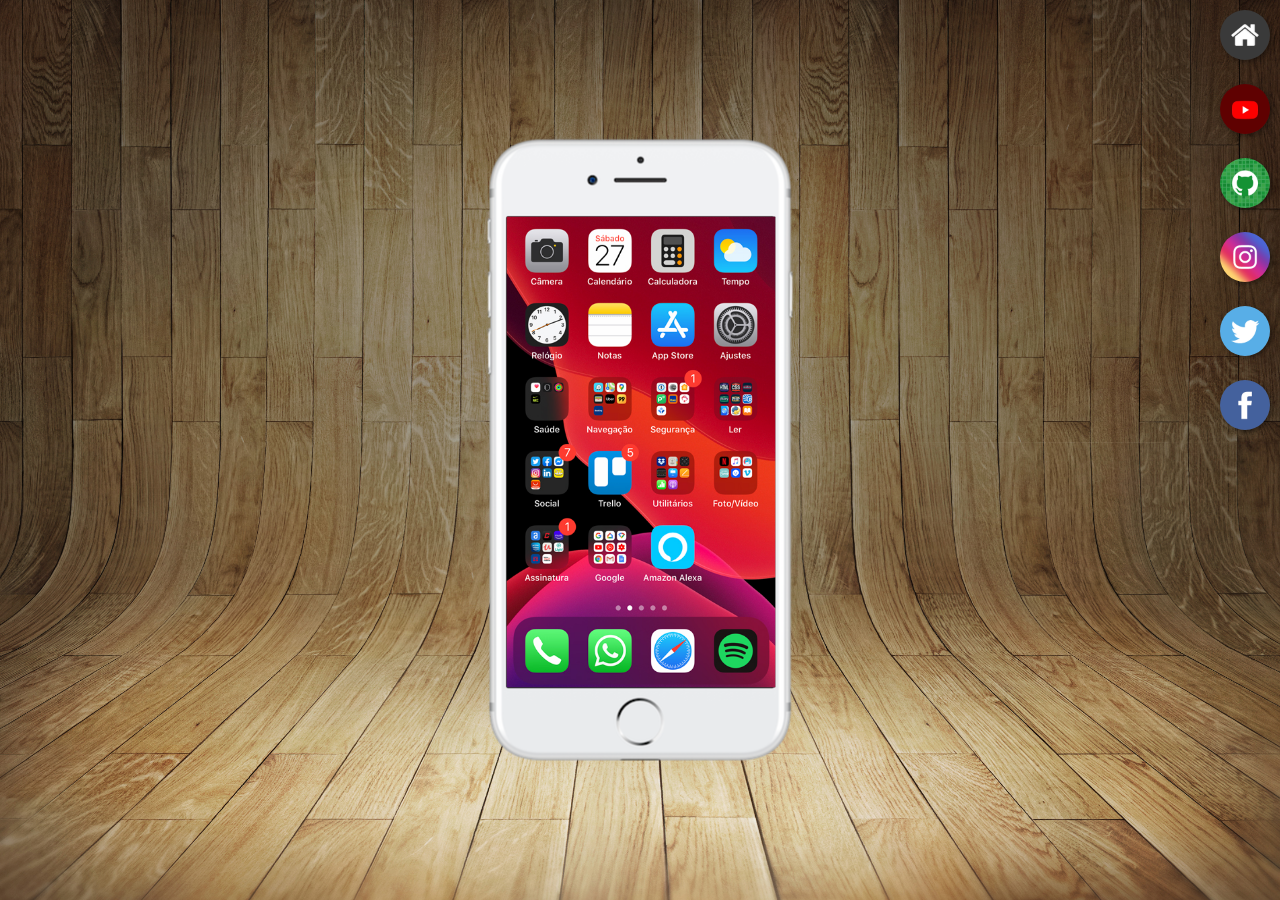
<file: index.html>
<!DOCTYPE html>
<html lang="pt-br">
<head>
    <meta charset="UTF-8">
    <meta http-equiv="X-UA-Compatible" content="IE=edge">
    <meta name="viewport" content="width=device-width, initial-scale=1.0">
    <link rel="shortcut icon" href="favicon.ico" type="image/x-icon">
    <link rel="stylesheet" href="estilos/style.css">
    <title>Projeto redes Sociais</title>

</head>
<body>
    <main>
        <section id="telefone">
            <iframe src="home.html" name="tela" id="tela" frameborder="0">
                Seu navegador nao é compatível
            </iframe>
        </section>
        <section id="redes">
            <a href="home.html" target="tela"><img src="imagens/logo-home.jpg" alt="Home"></a><br>
            <a href="youtube.html" target="tela"><img src="imagens/logo-youtube.jpg" alt="YouTube"></a><br>
            <a href="github.html" target="tela"><img src="imagens/logo-github.jpg" alt="GitHub"></a><br>
            <a href="instagram.html" target="tela"><img src="imagens/logo-instagram.jpg" alt="Instagram"></a><br>
            <a href="twitter.html" target="tela"><img src="imagens/logo-twitter.jpg" alt="Twitter"></a><br>
            <a href="facebook.html" target="tela"><img src="imagens/logo-facebook.jpg" alt="FaceBook"></a> 
        </section>
    </main>
</body>
</html>
</file>
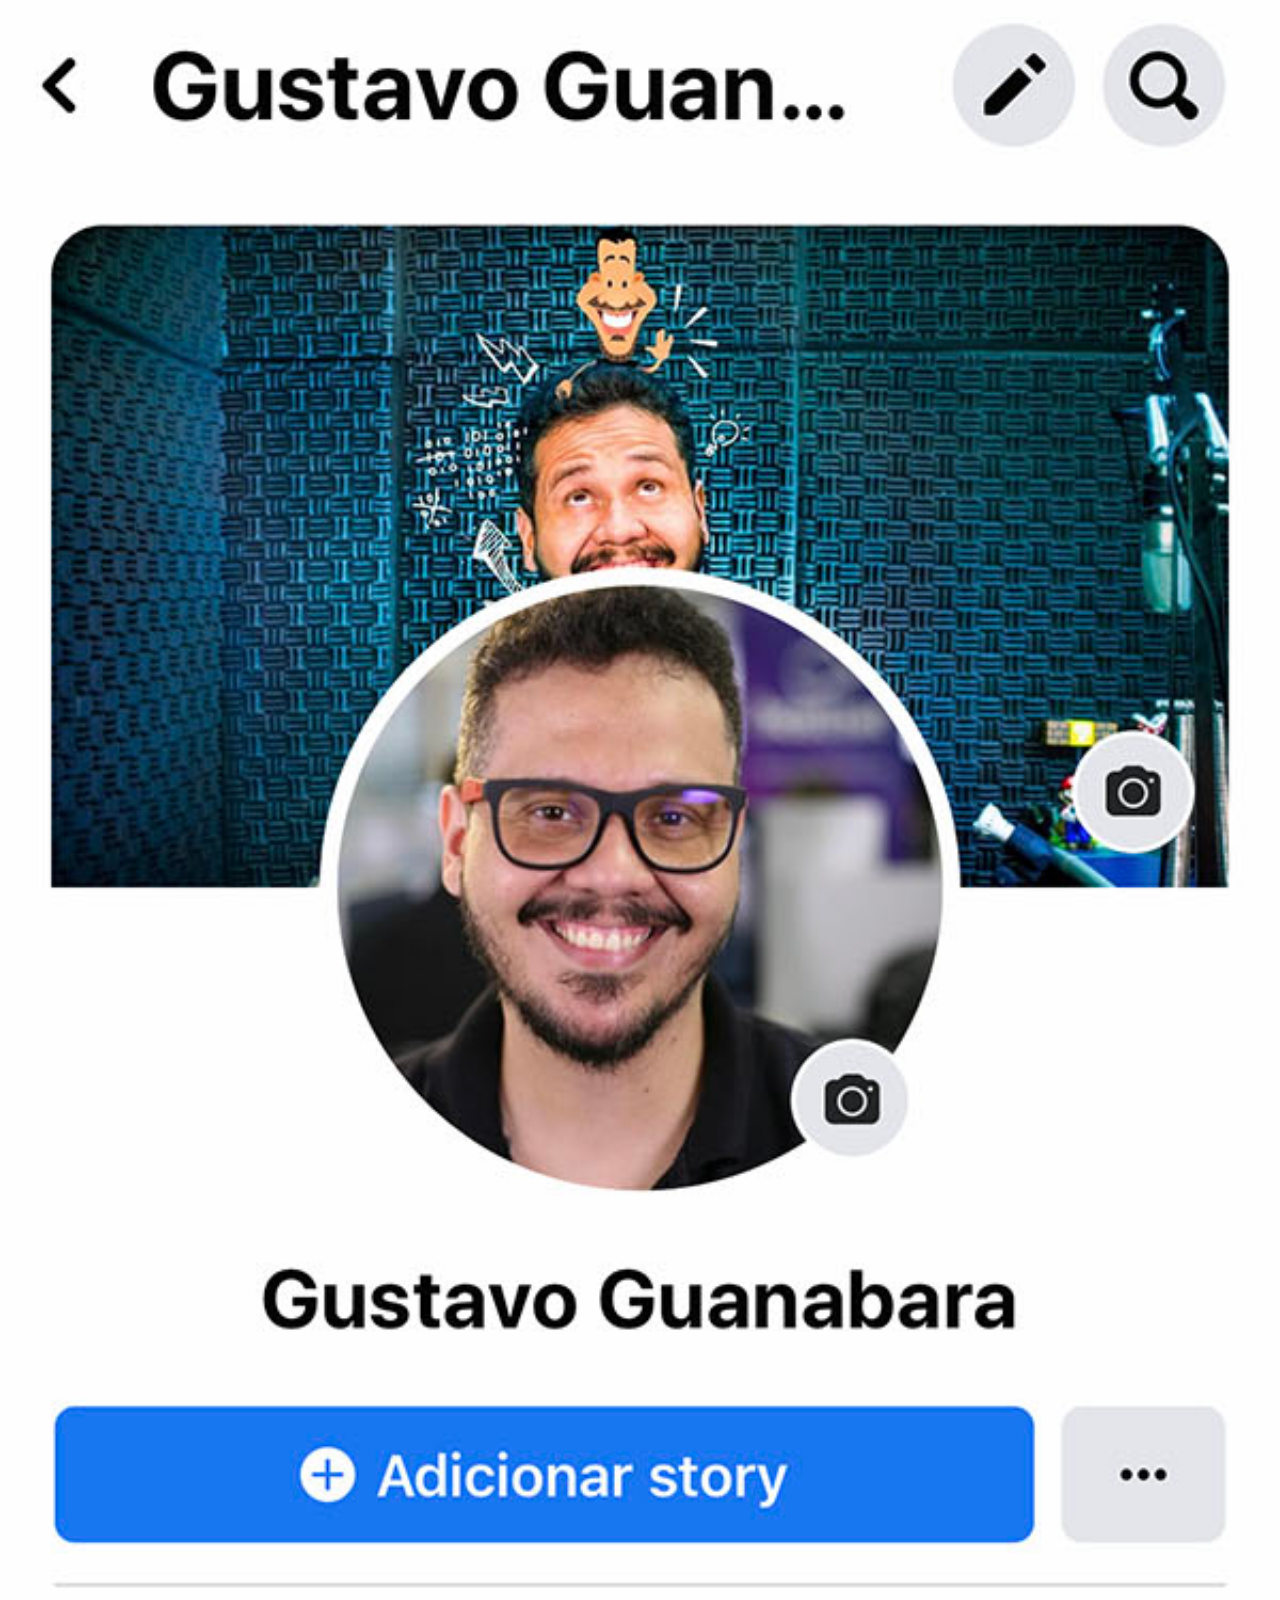
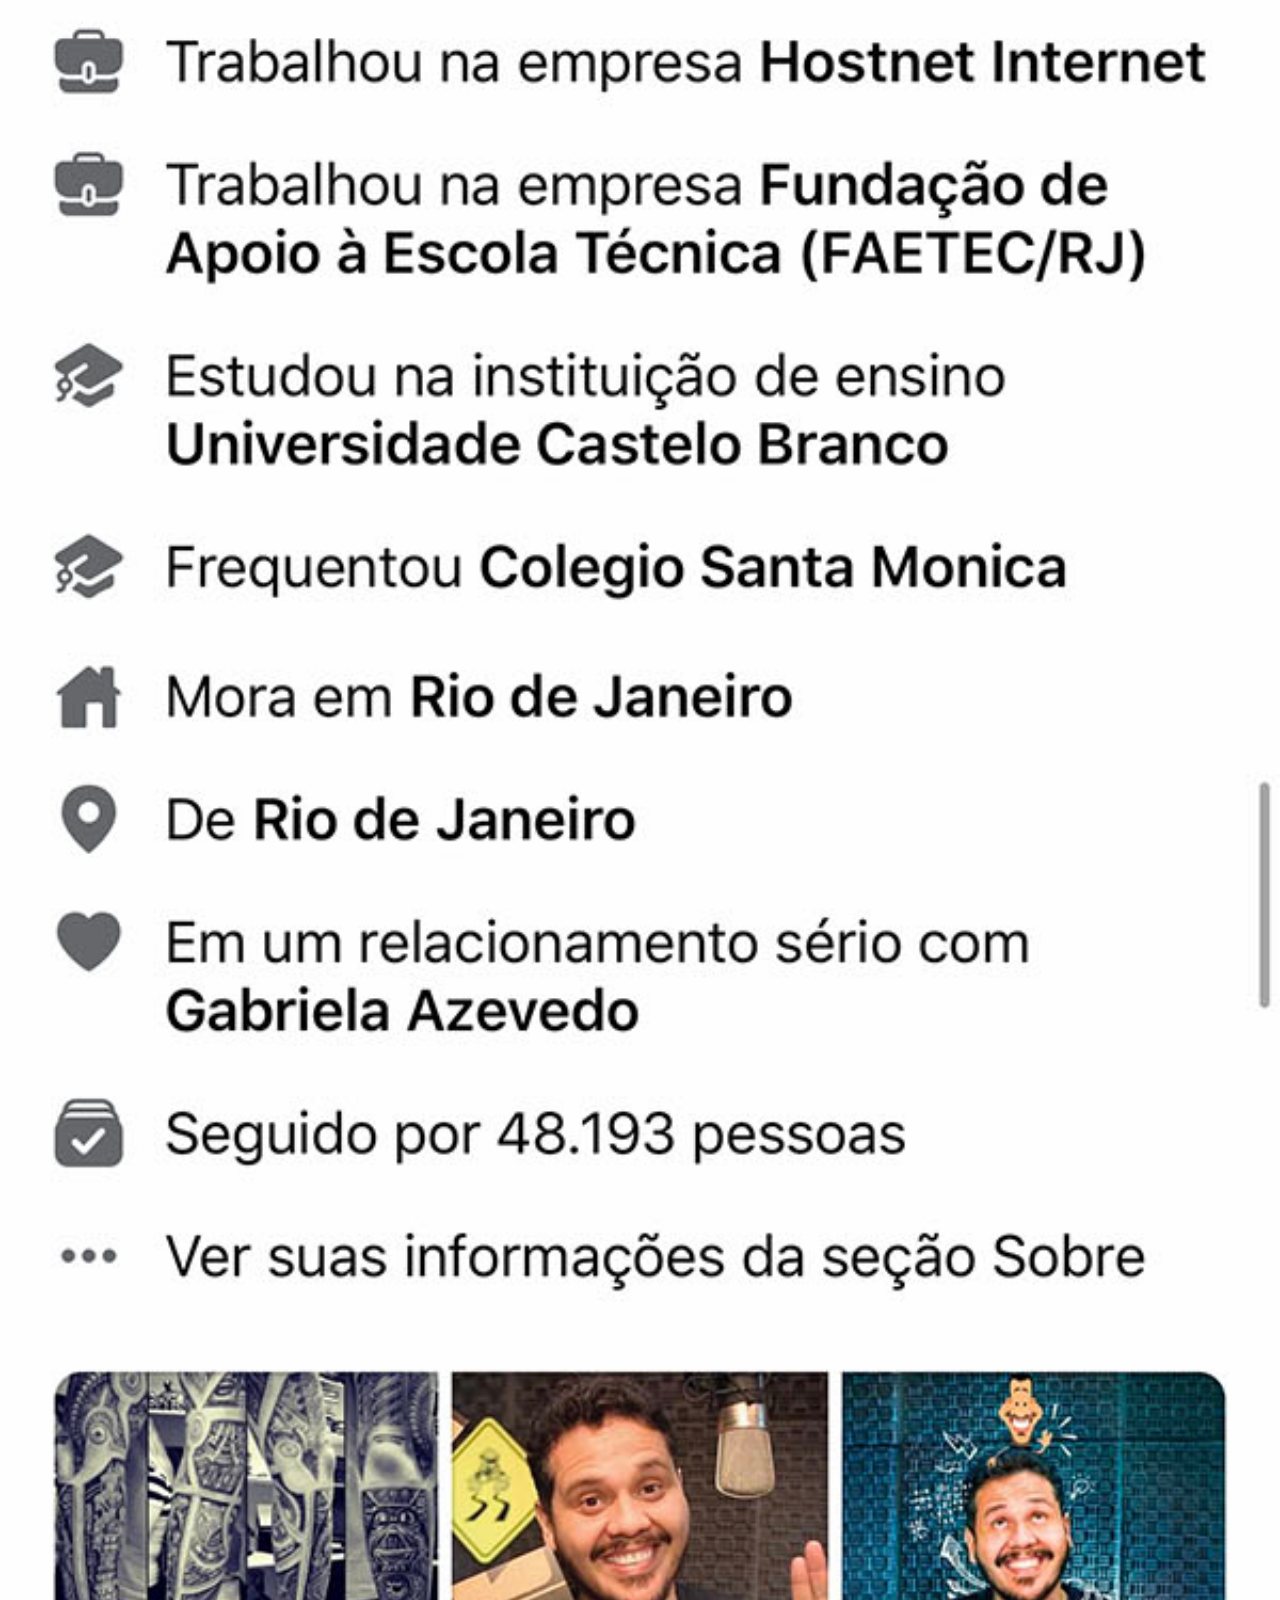
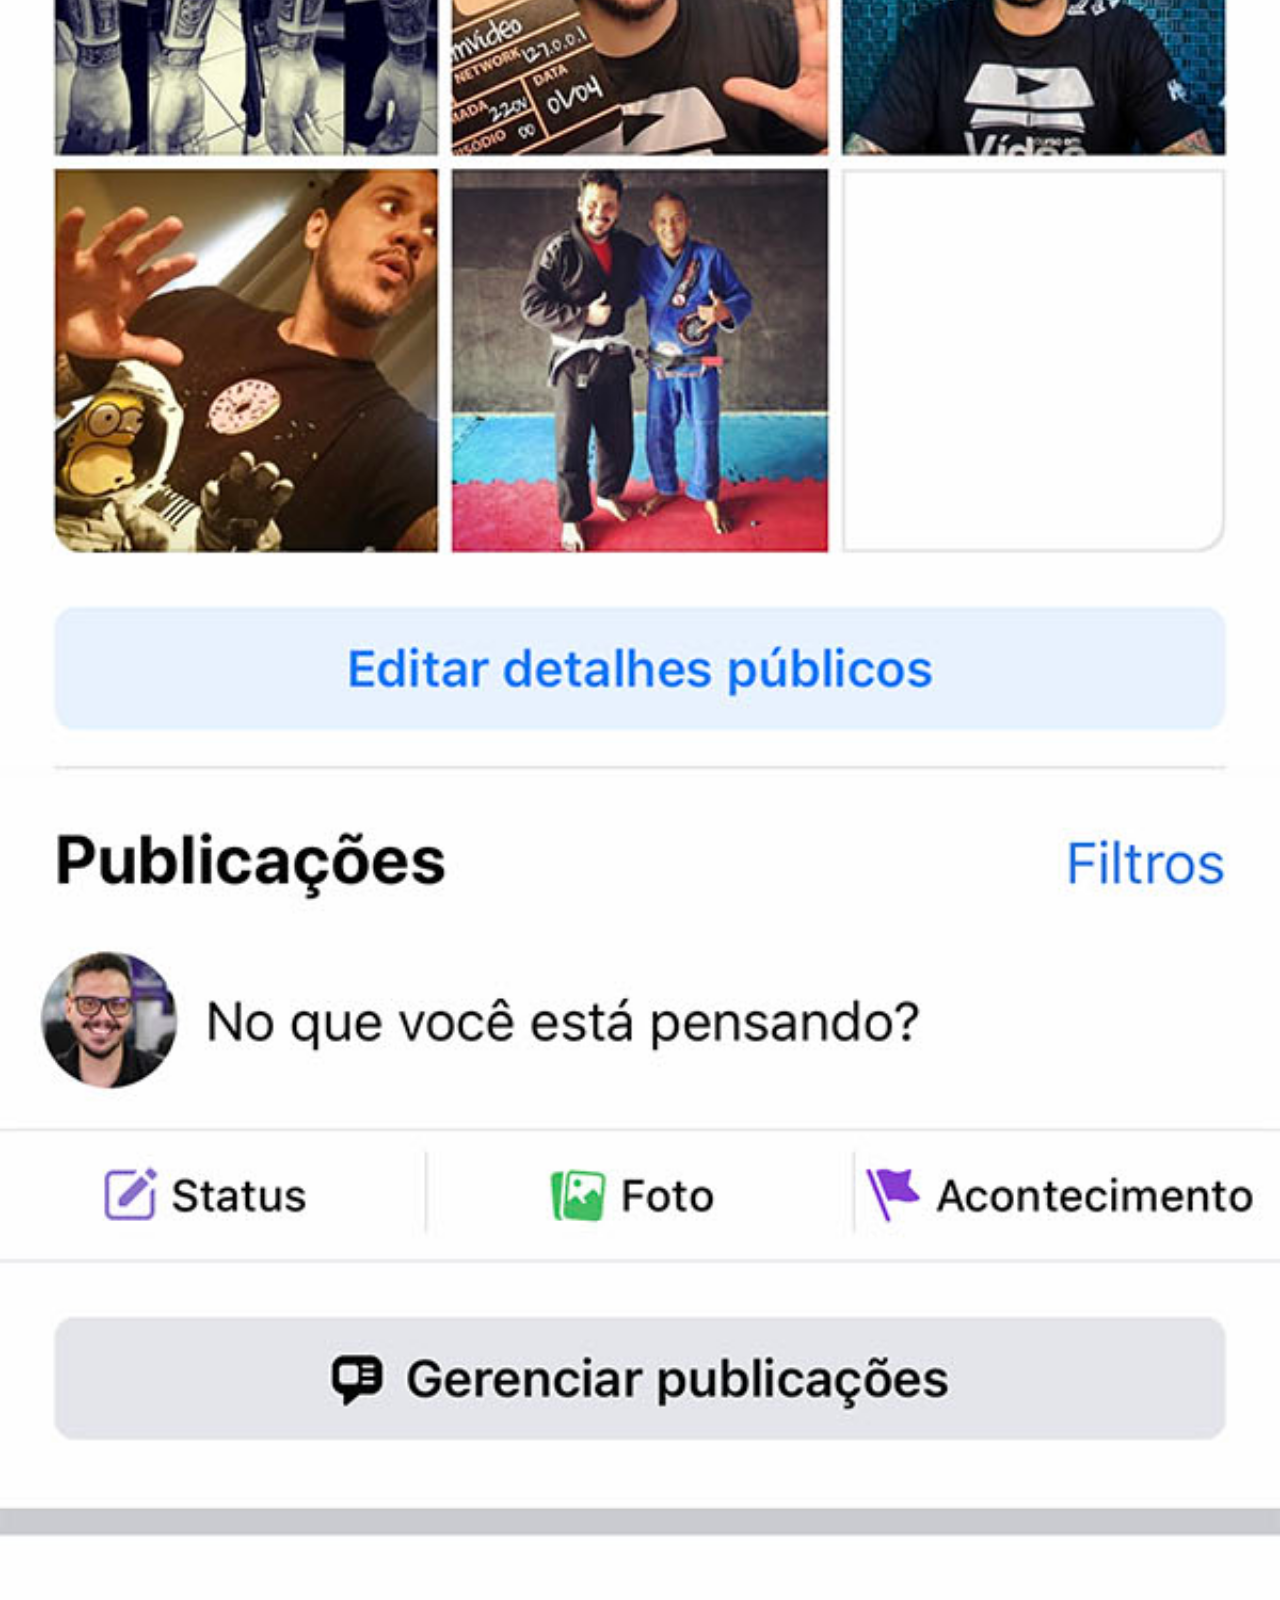
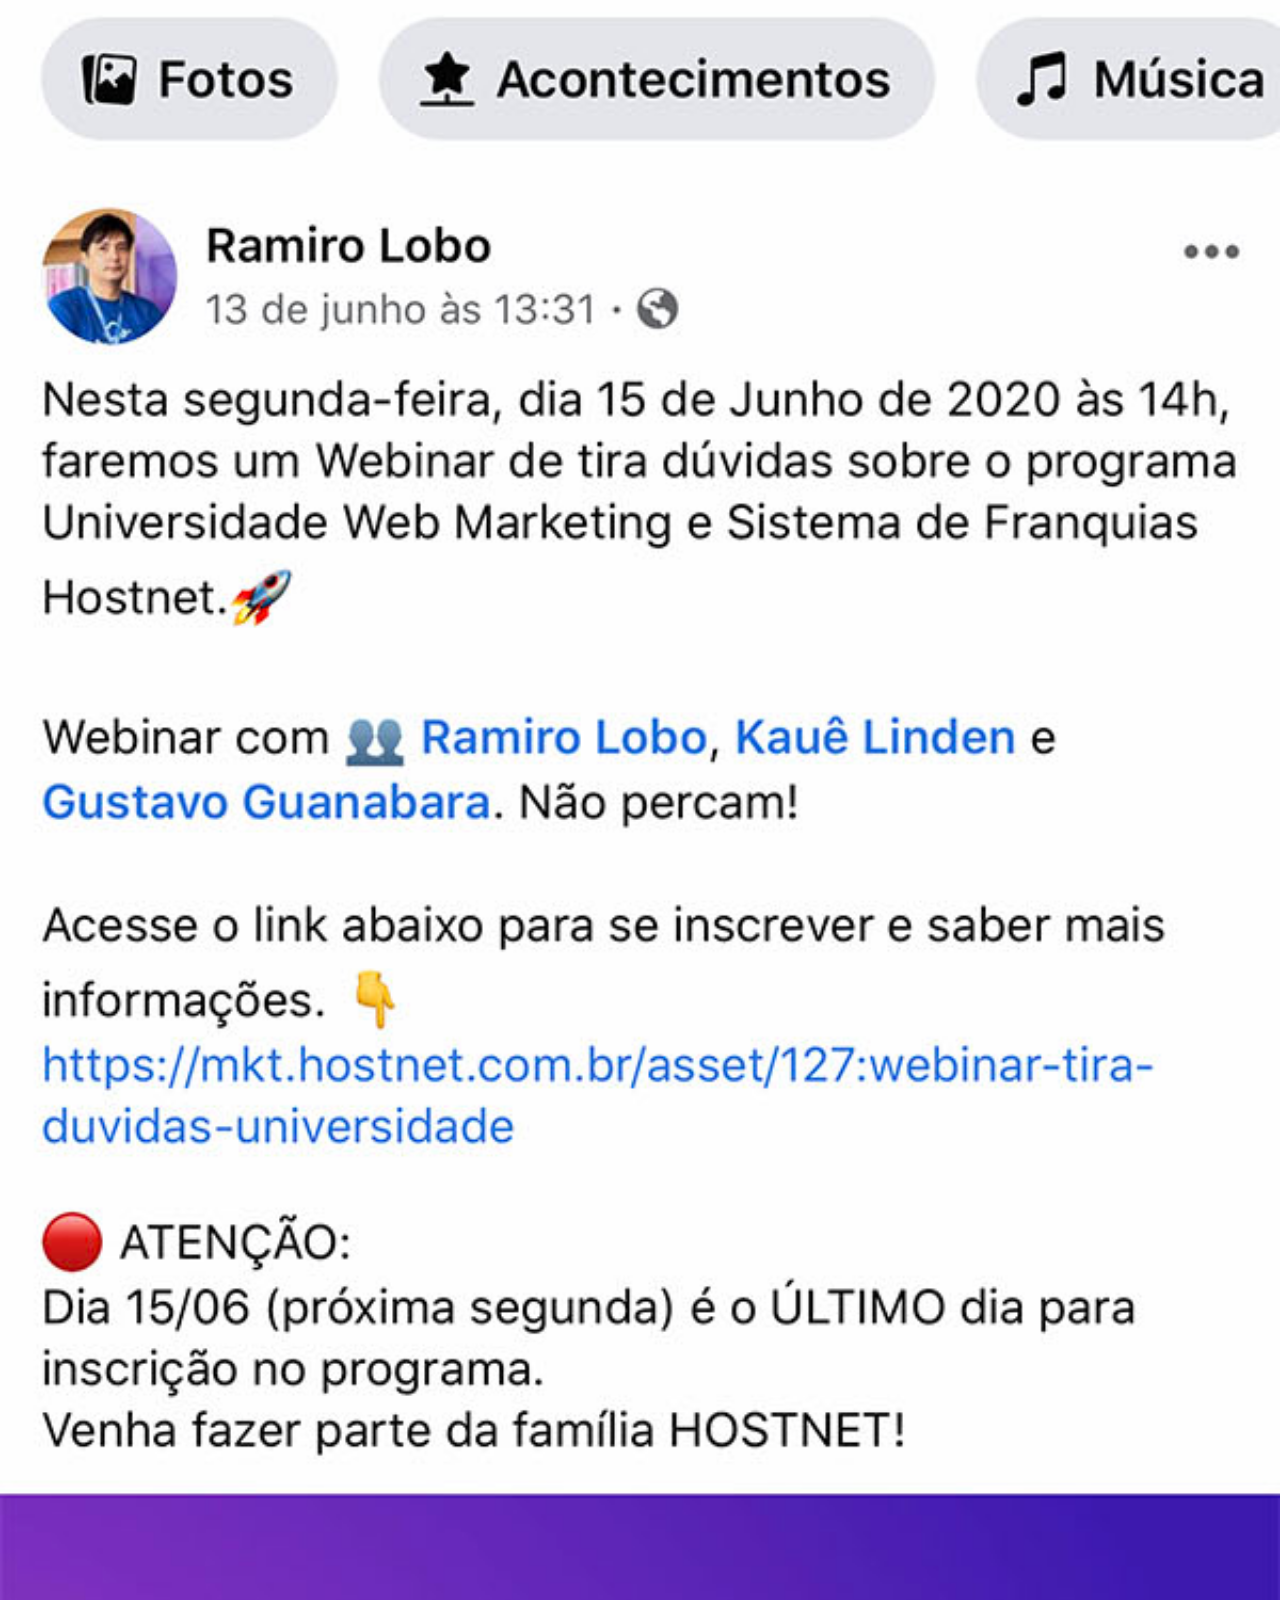
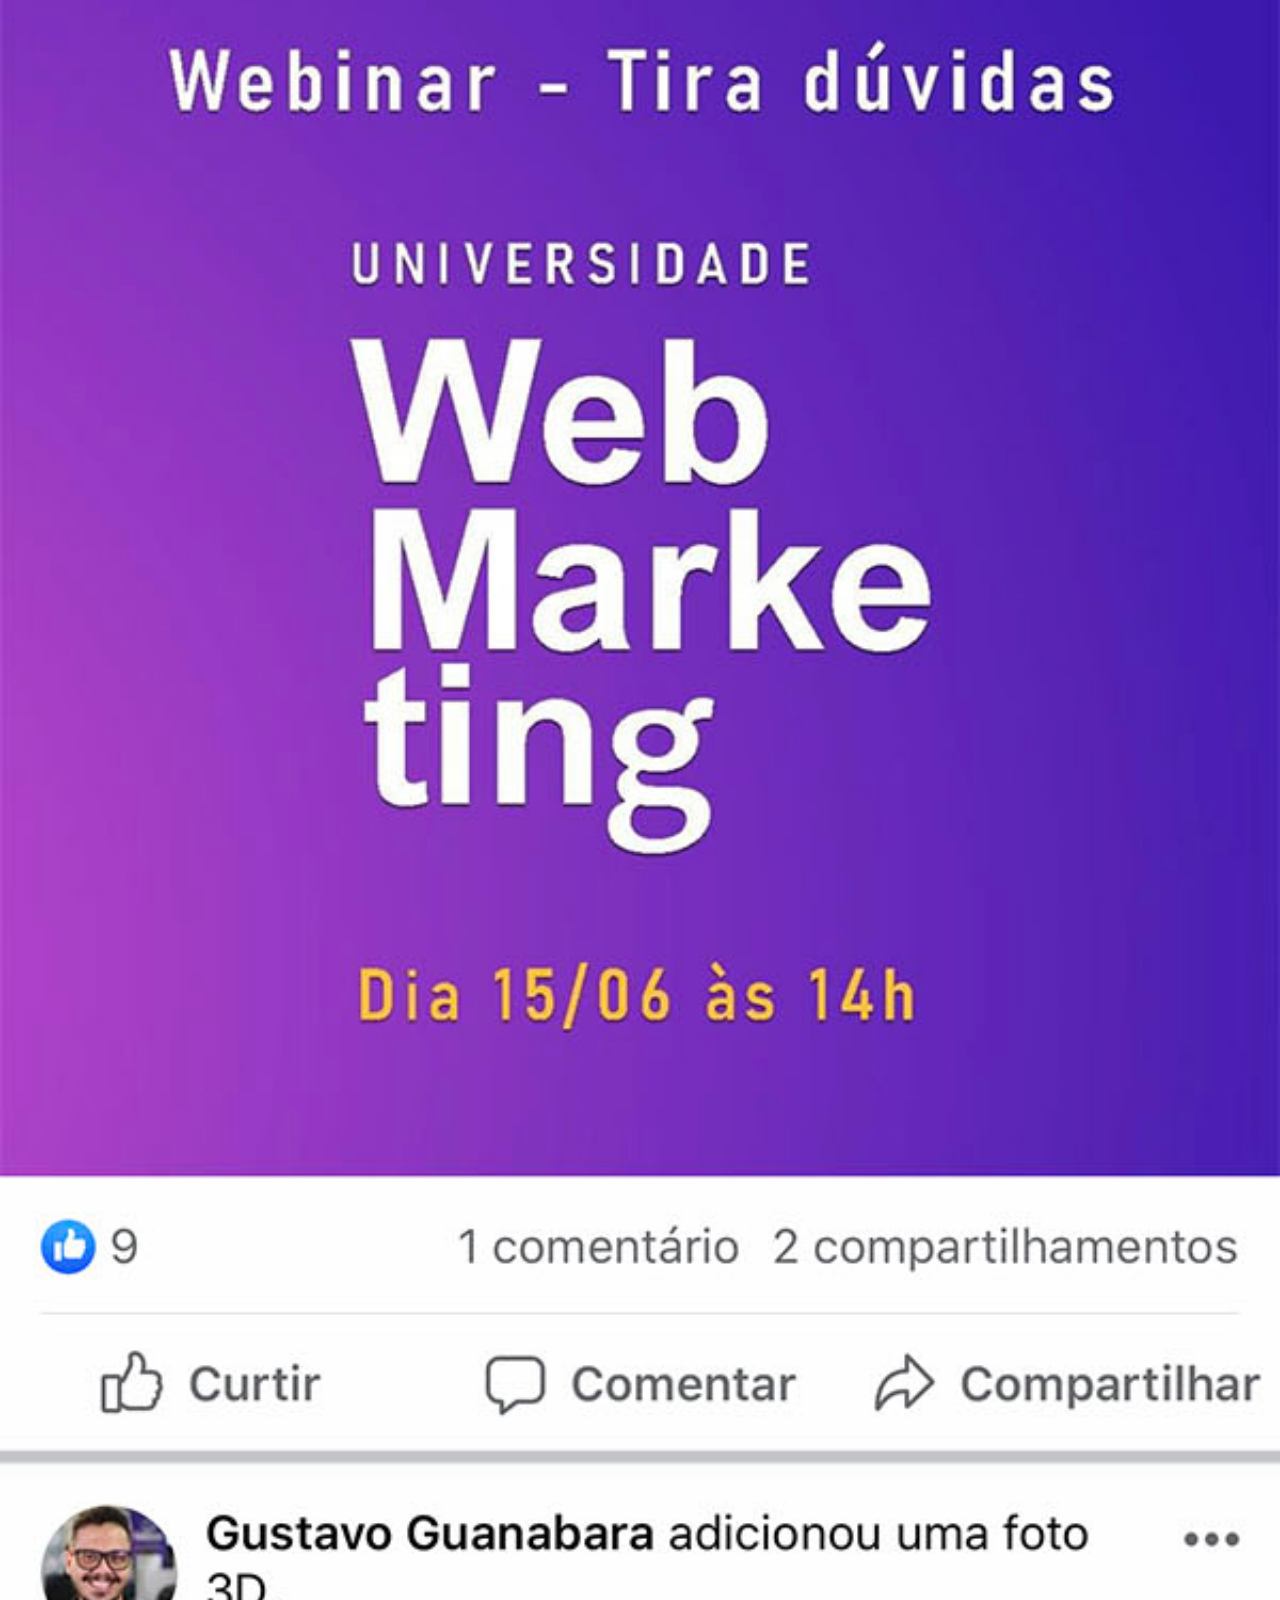
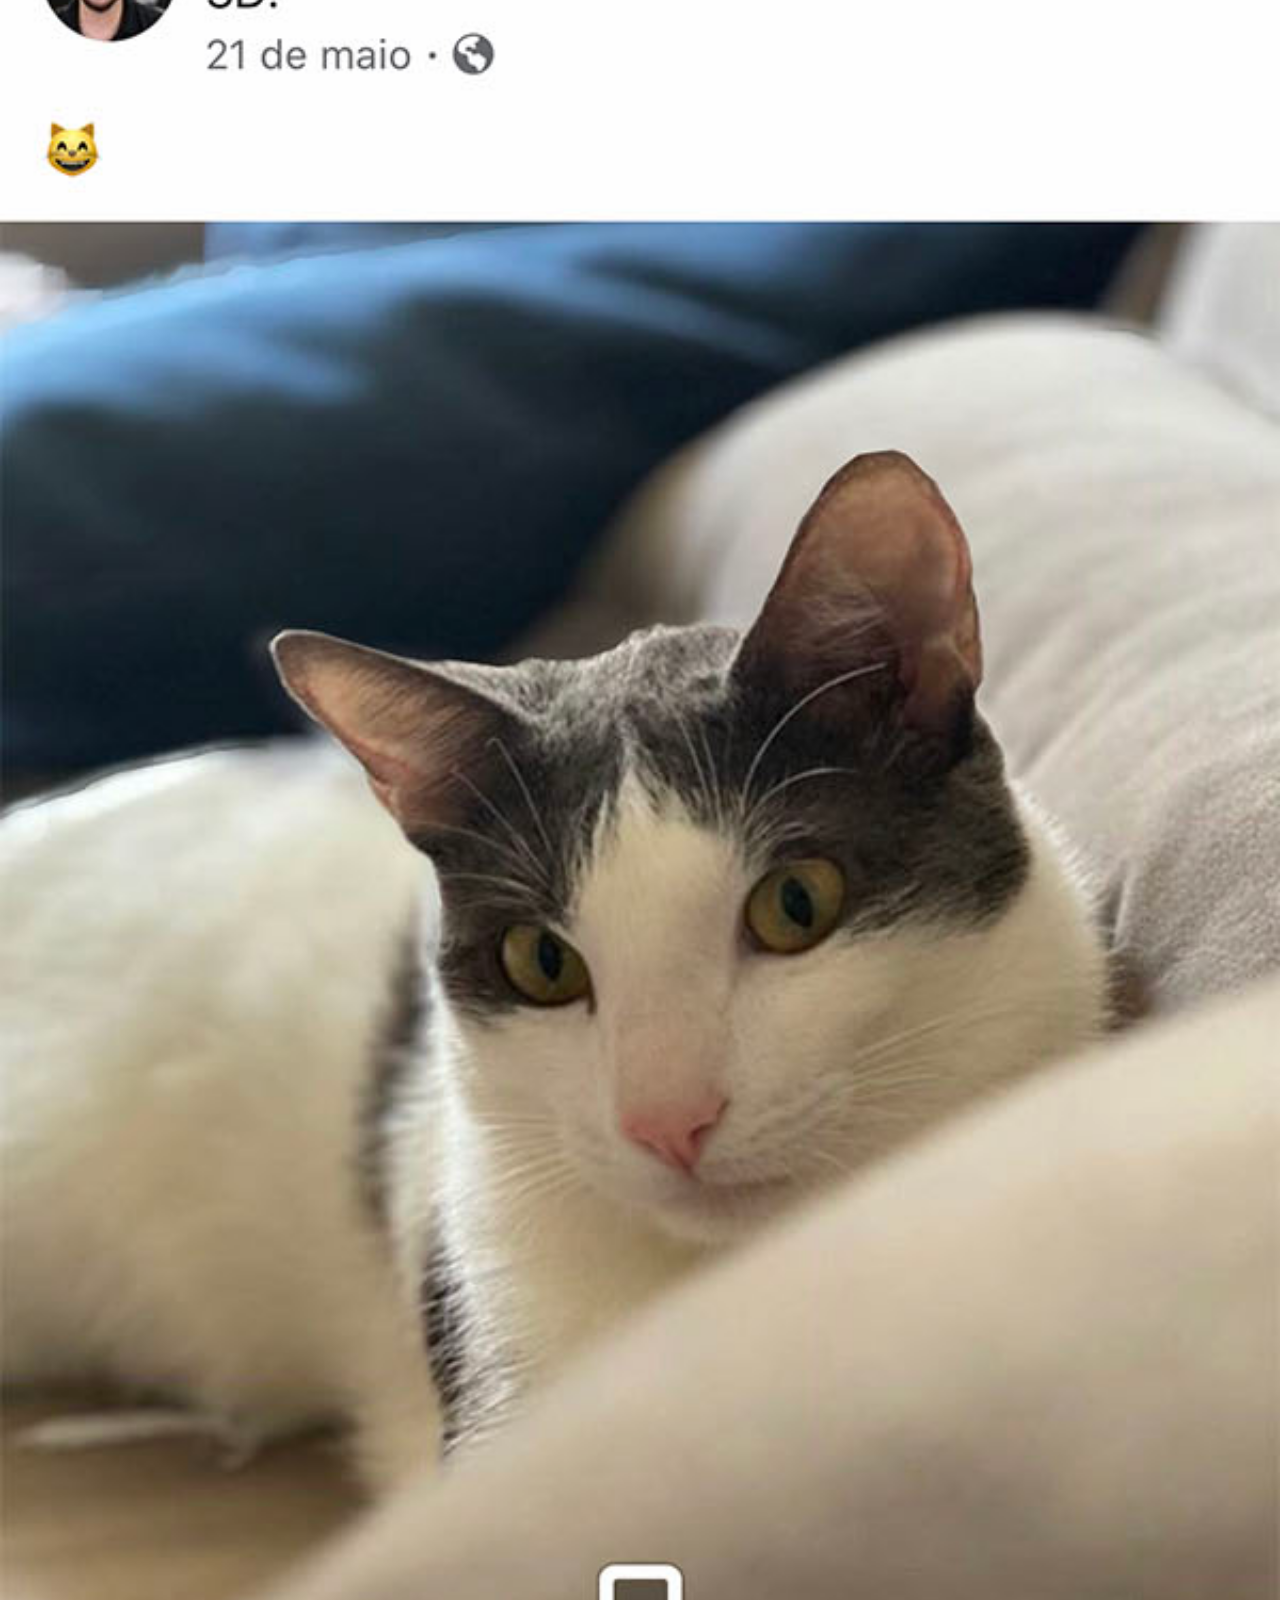
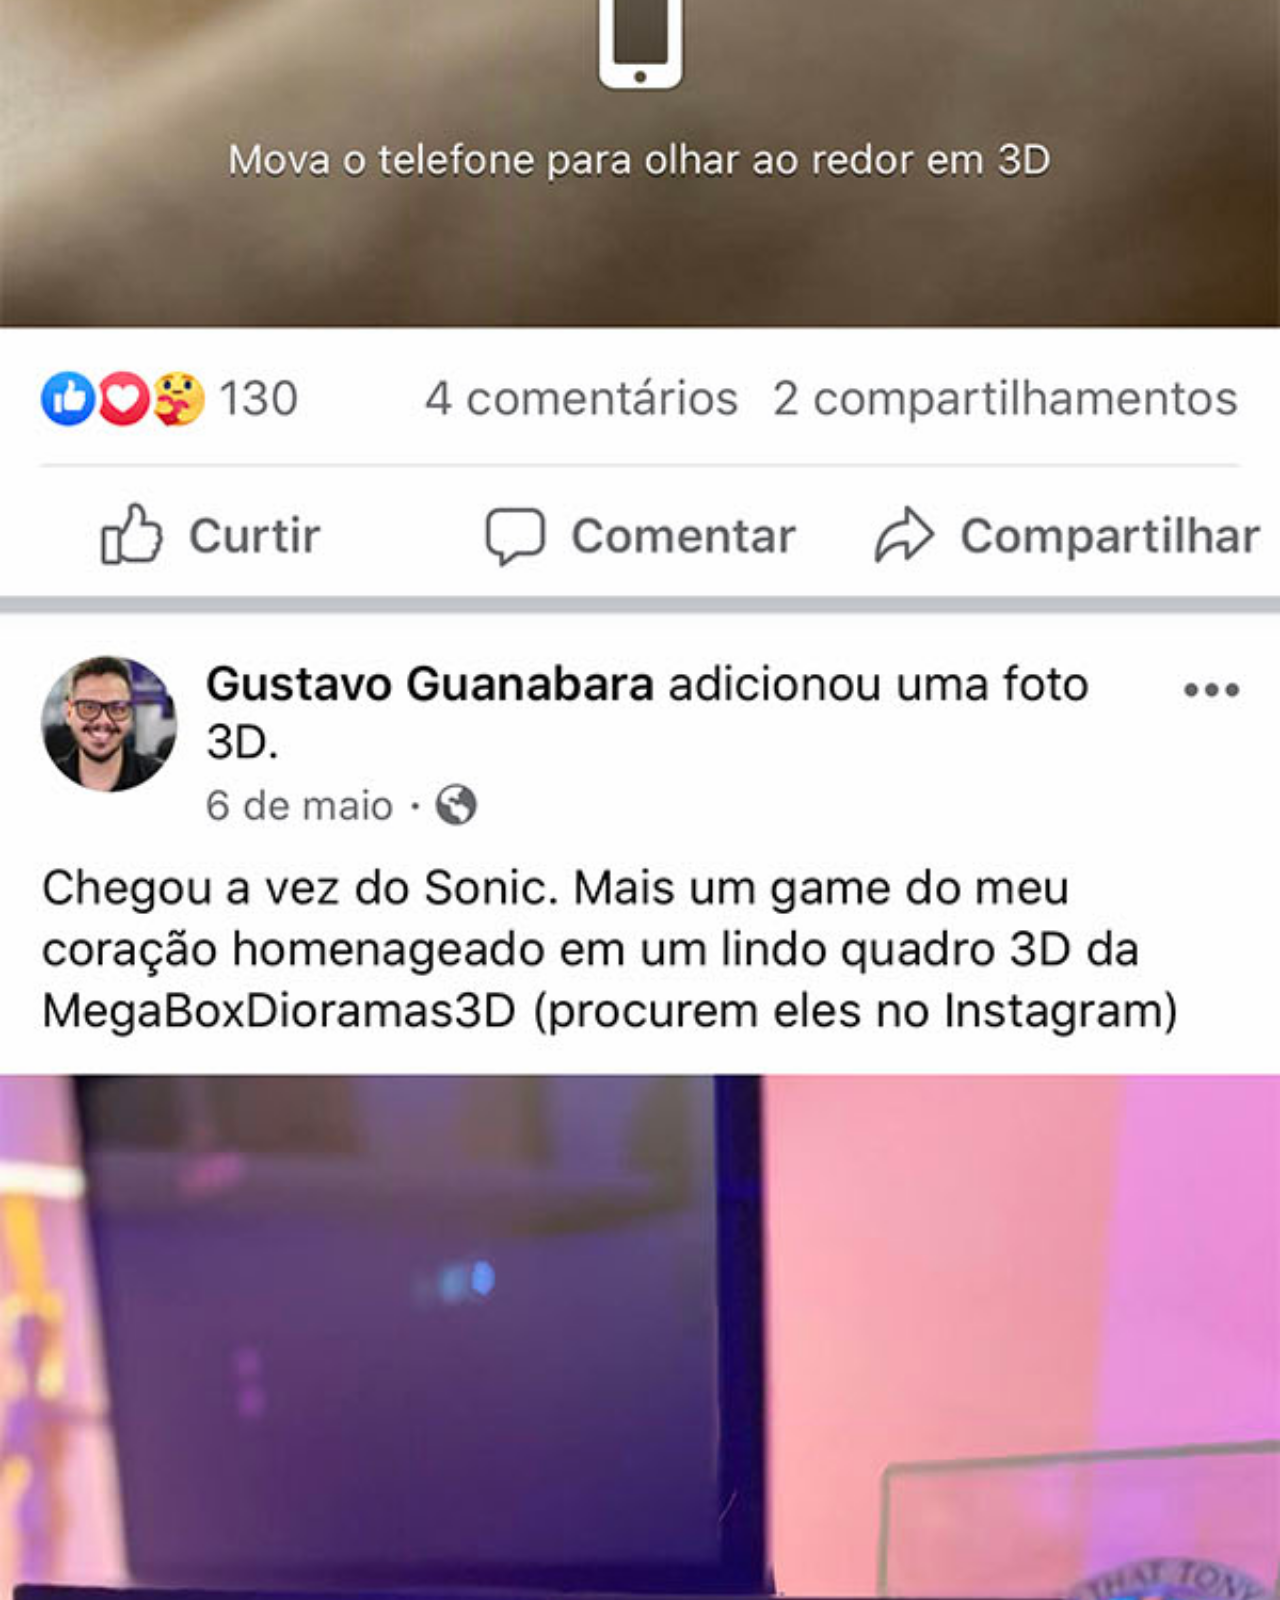
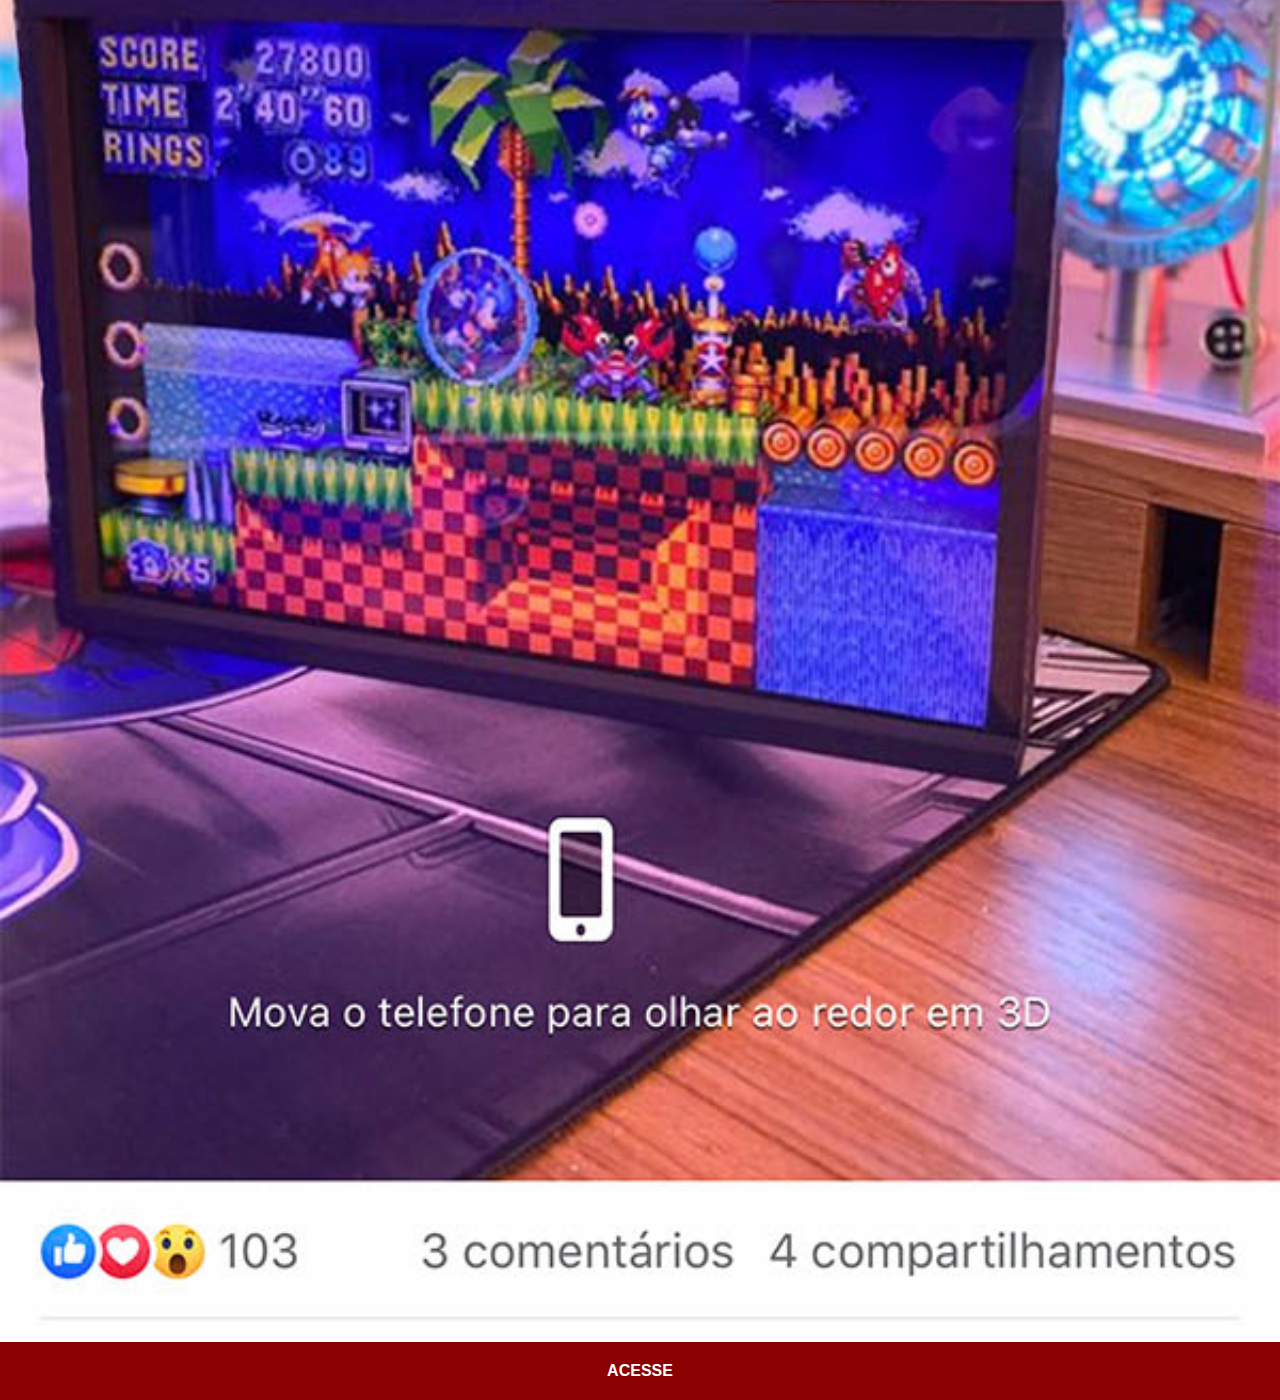
<file: facebook.html>
<!DOCTYPE html>
<html lang="pt-br">
<head>
    <meta charset="UTF-8">
    <meta http-equiv="X-UA-Compatible" content="IE=edge">
    <meta name="viewport" content="width=device-width, initial-scale=1.0">
    <link rel="stylesheet" href="estilos/social.css">
    <title>FaceBook</title>
</head>
<body>
    <img src="imagens/tela-facebook.jpg" alt="FaceBook">
    <a href="https://www.facebook.com/gustavoguanabara/?locale=pt_BR" target="_blank" rel="external">ACESSE</a>
</body>
</html>
</file>
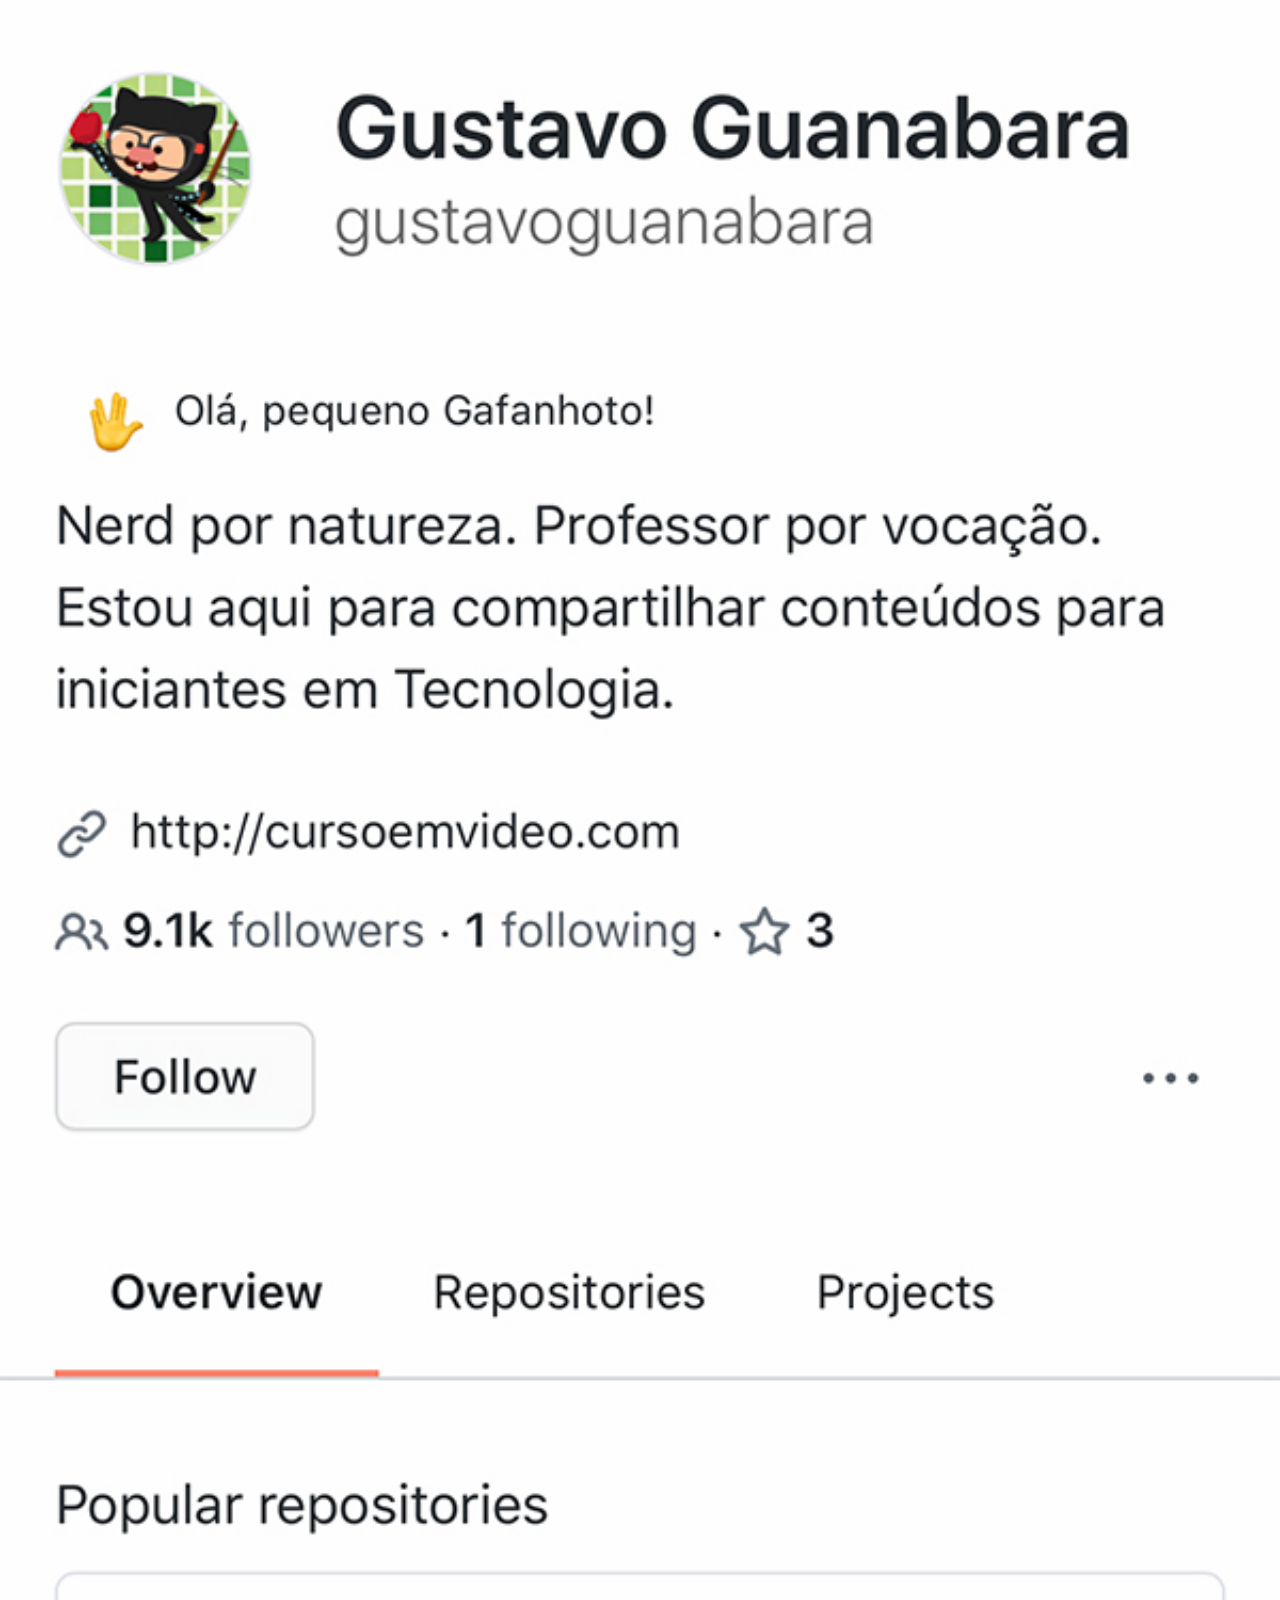
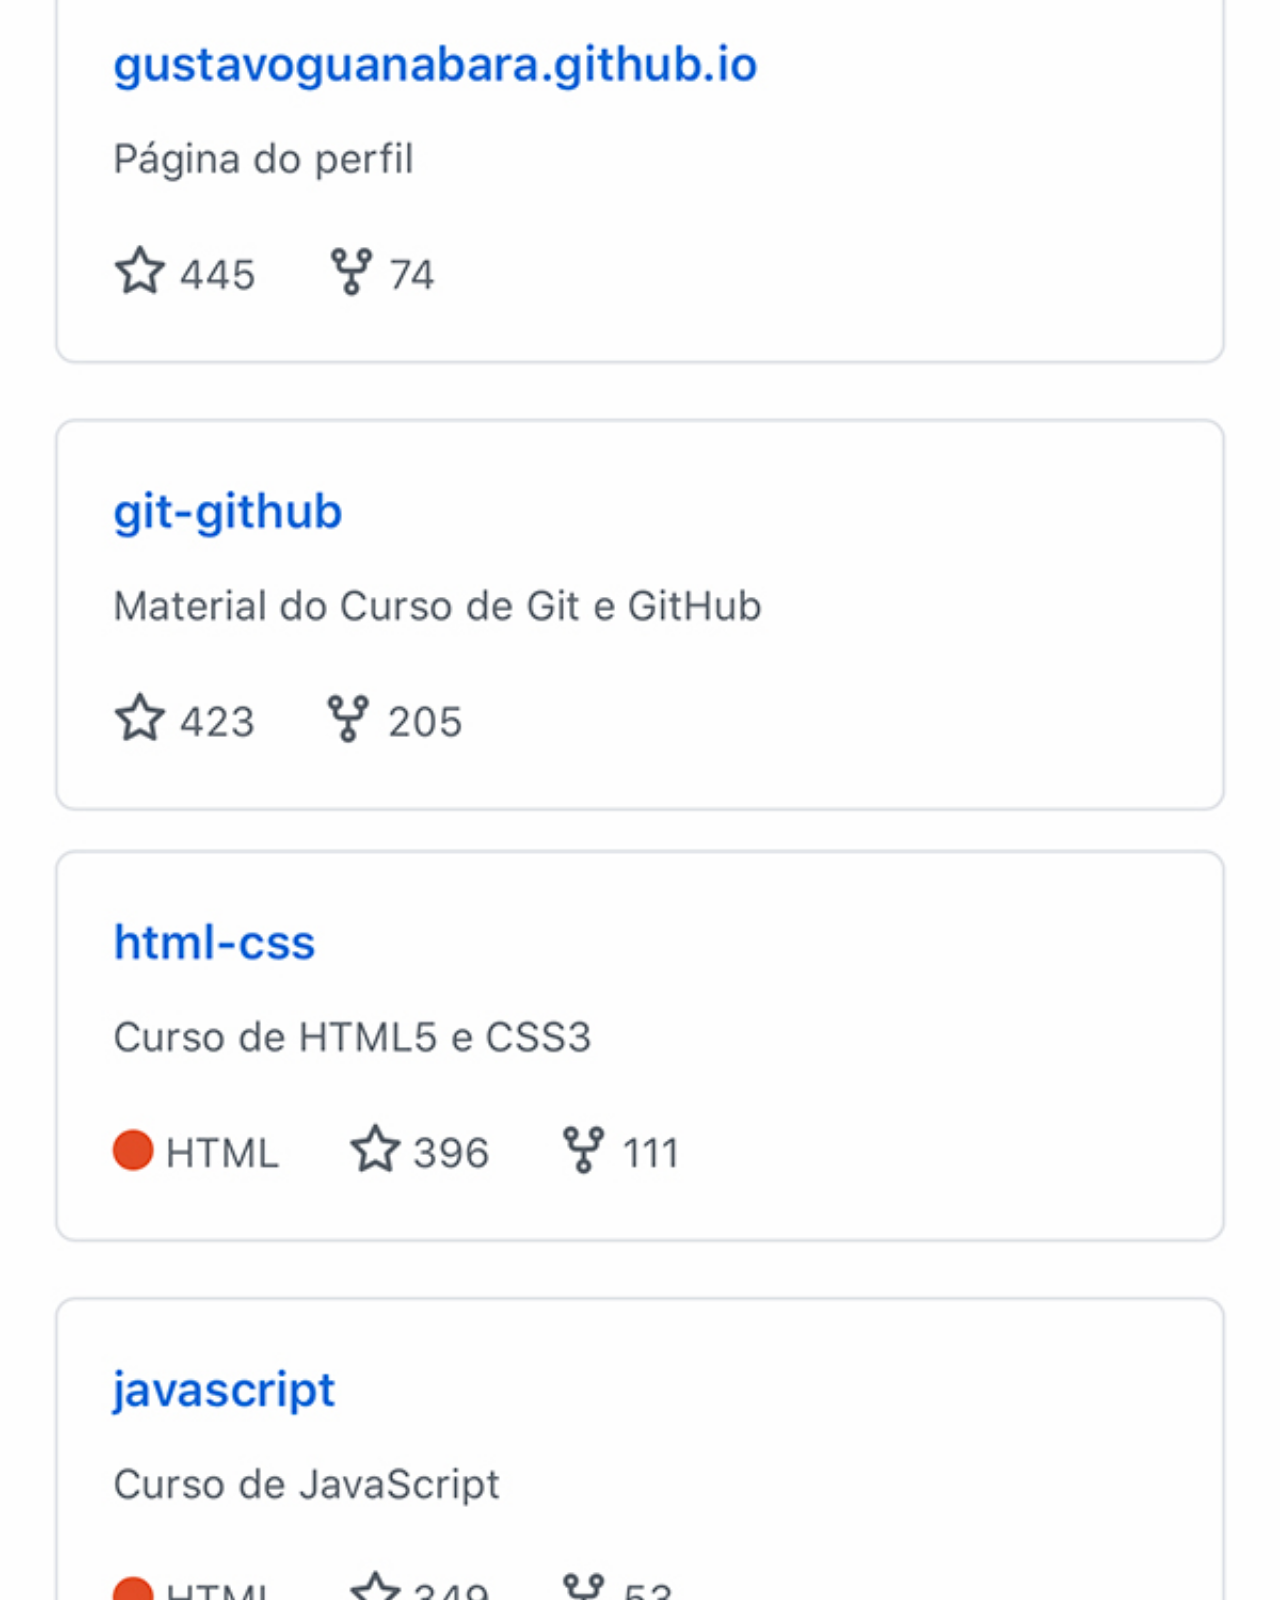
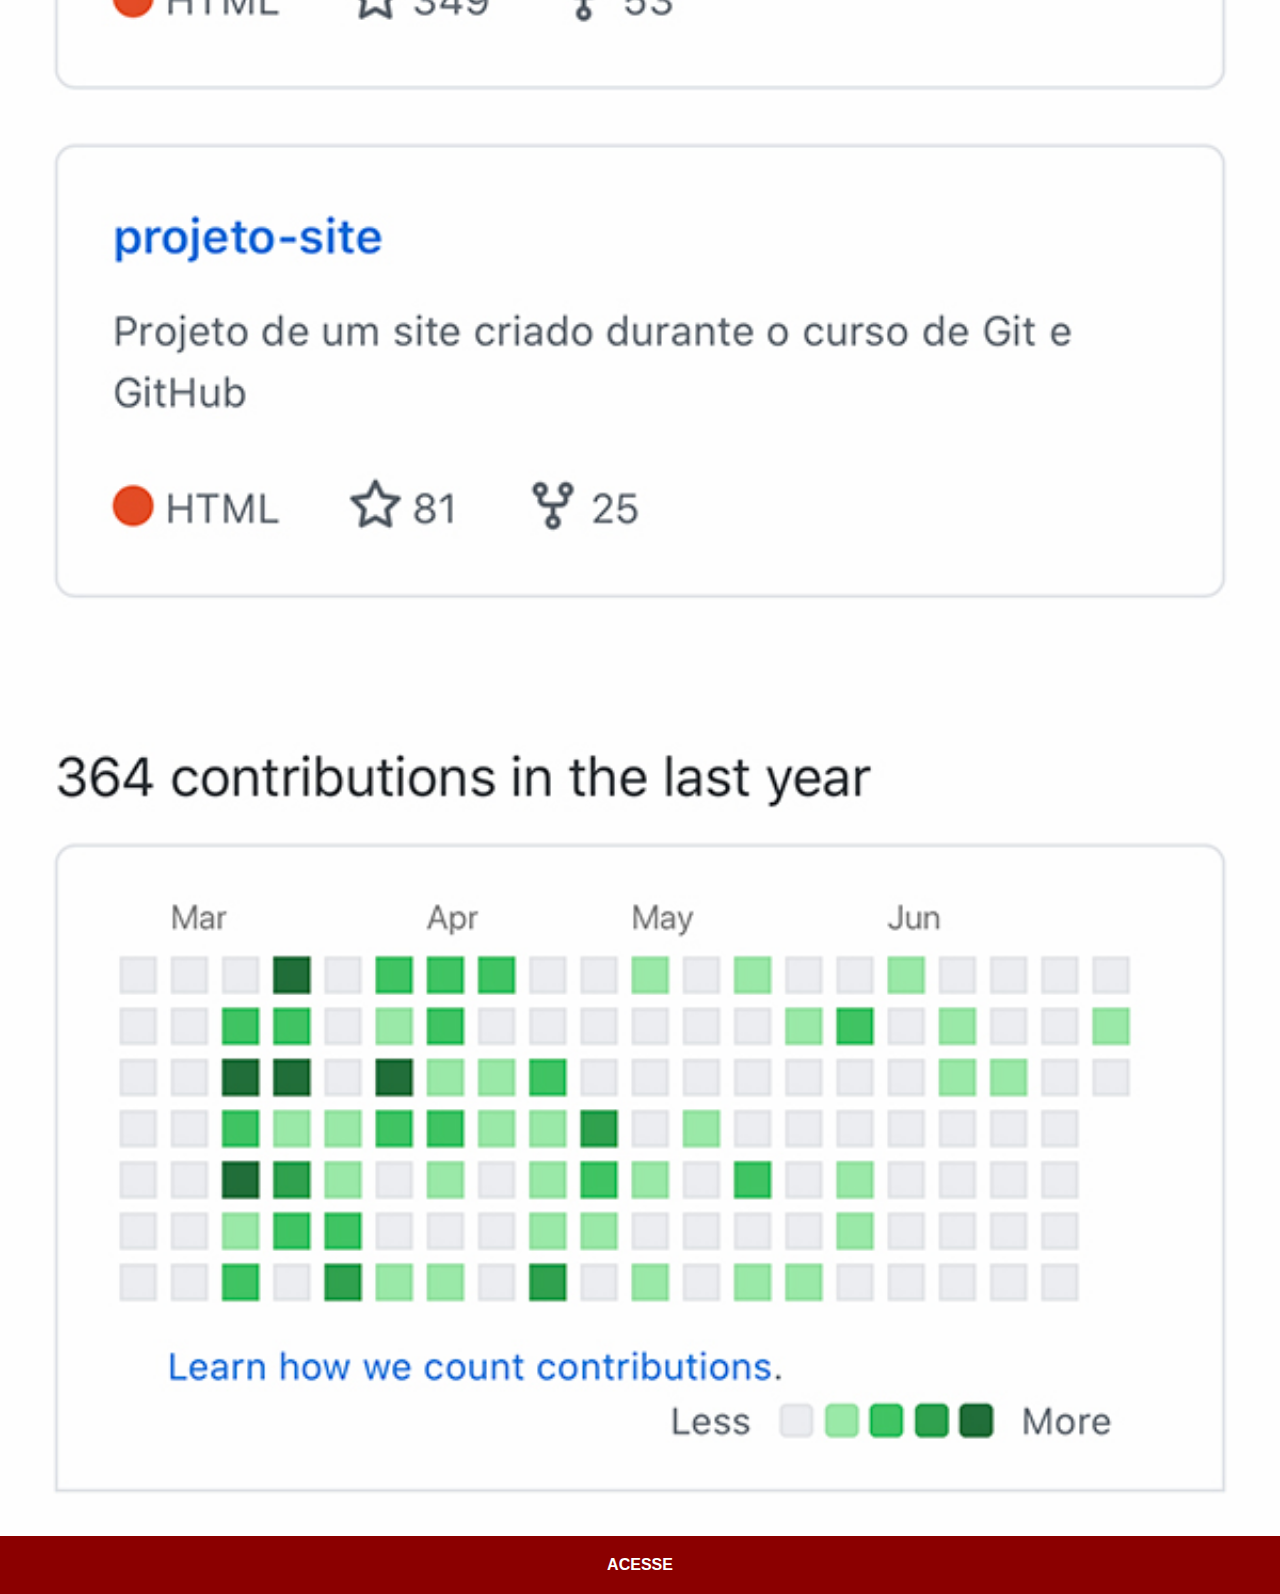
<file: github.html>
<!DOCTYPE html>
<html lang="pt-br">
<head>
    <meta charset="UTF-8">
    <meta http-equiv="X-UA-Compatible" content="IE=edge">
    <meta name="viewport" content="width=device-width, initial-scale=1.0">
    <link rel="stylesheet" href="estilos/social.css">
    <title>GitHub</title>
</head>
<body>
    <img src="imagens/tela-github.jpg" alt="GitHub">
    <a href="https://github.com/gustavoguanabara/" target="_blank" rel="external">ACESSE</a>
</body>
</html>
</file>
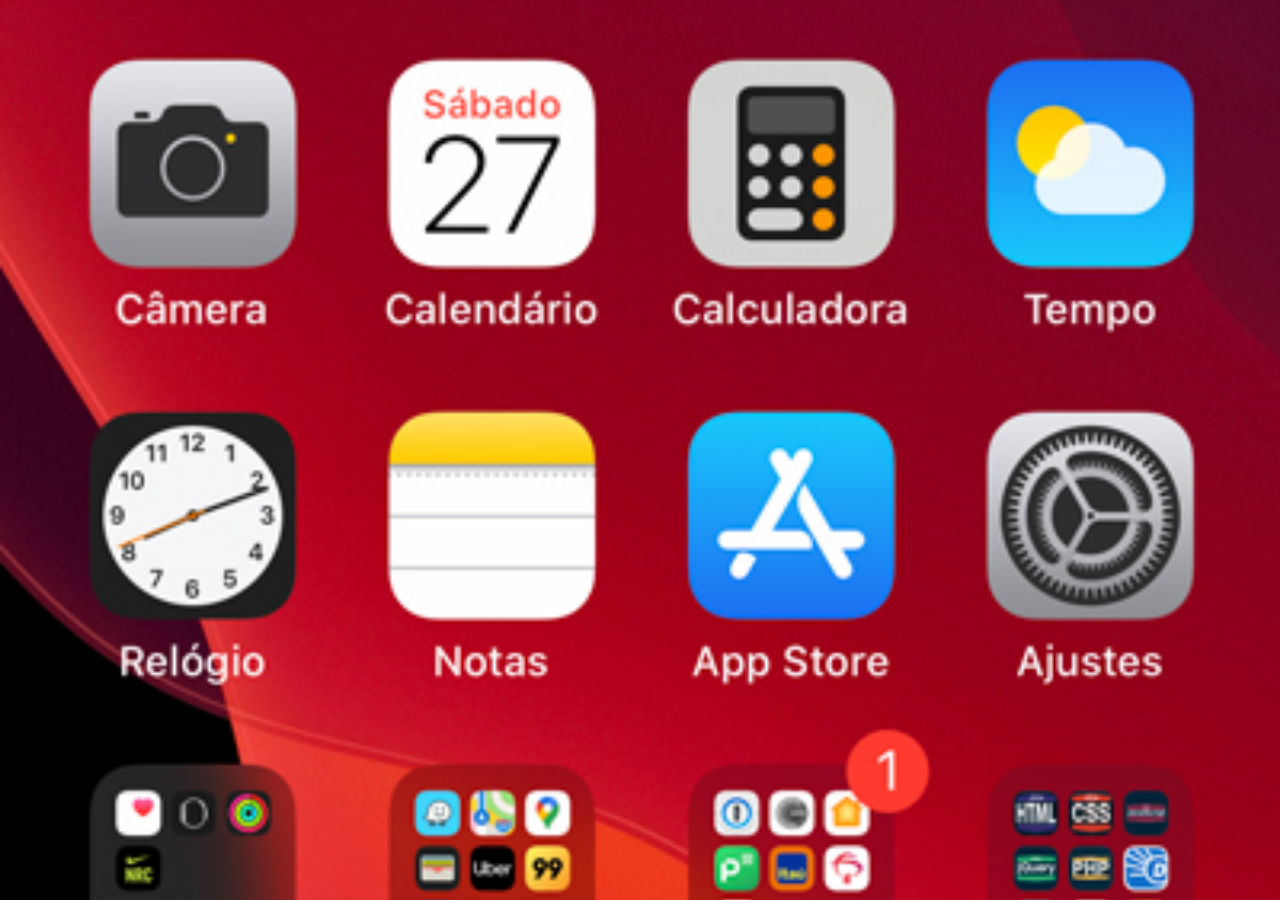
<file: home.html>
<!DOCTYPE html>
<html lang="pt-br">
<head>
    <meta charset="UTF-8">
    <meta http-equiv="X-UA-Compatible" content="IE=edge">
    <meta name="viewport" content="width=device-width, initial-scale=1.0">
    <title>Home</title>
</head>
<body>
    <style>
        *{
            margin:0px;
            padding: 0px;
        }
        body{
            width: 100vw;
            height: 100vh;
            background: black url("imagens/tela-home.jpg") no-repeat top center;
            background-size: cover;
        }
    </style>
</body>
</html>
</file>
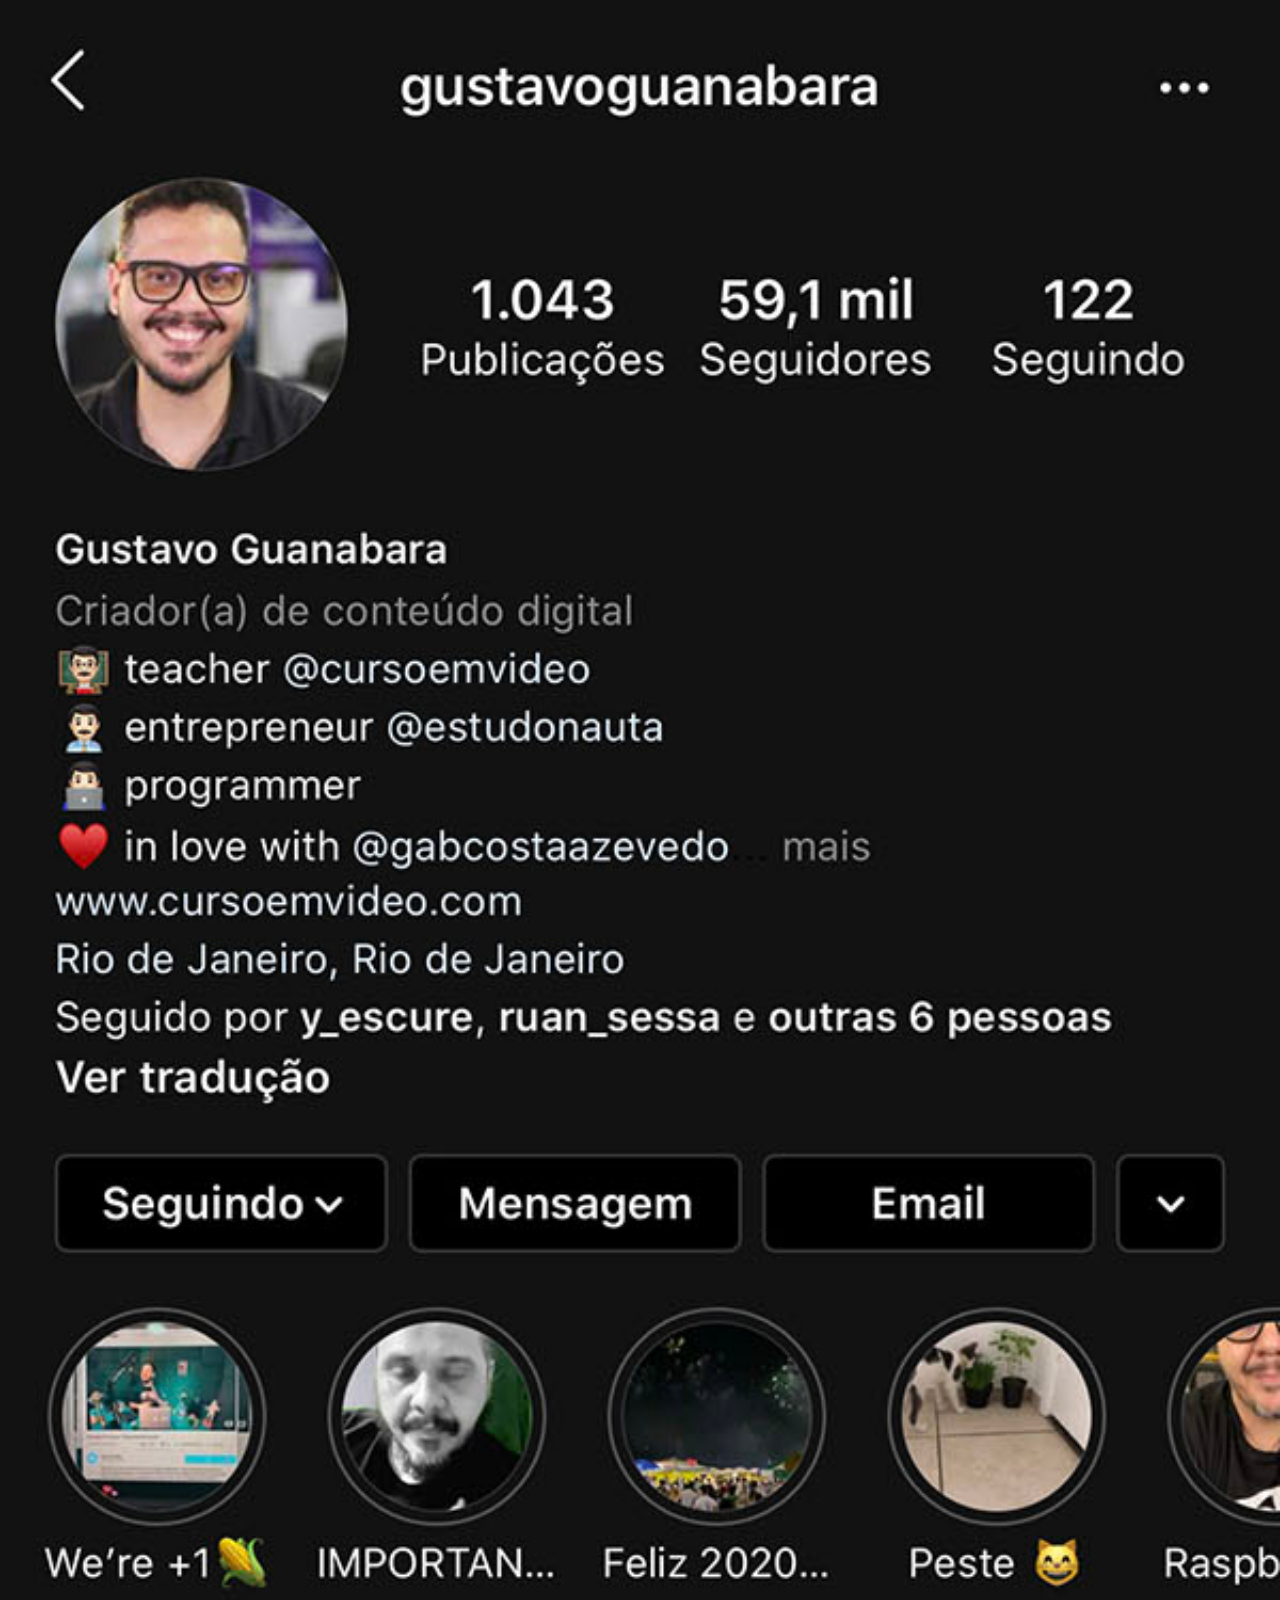
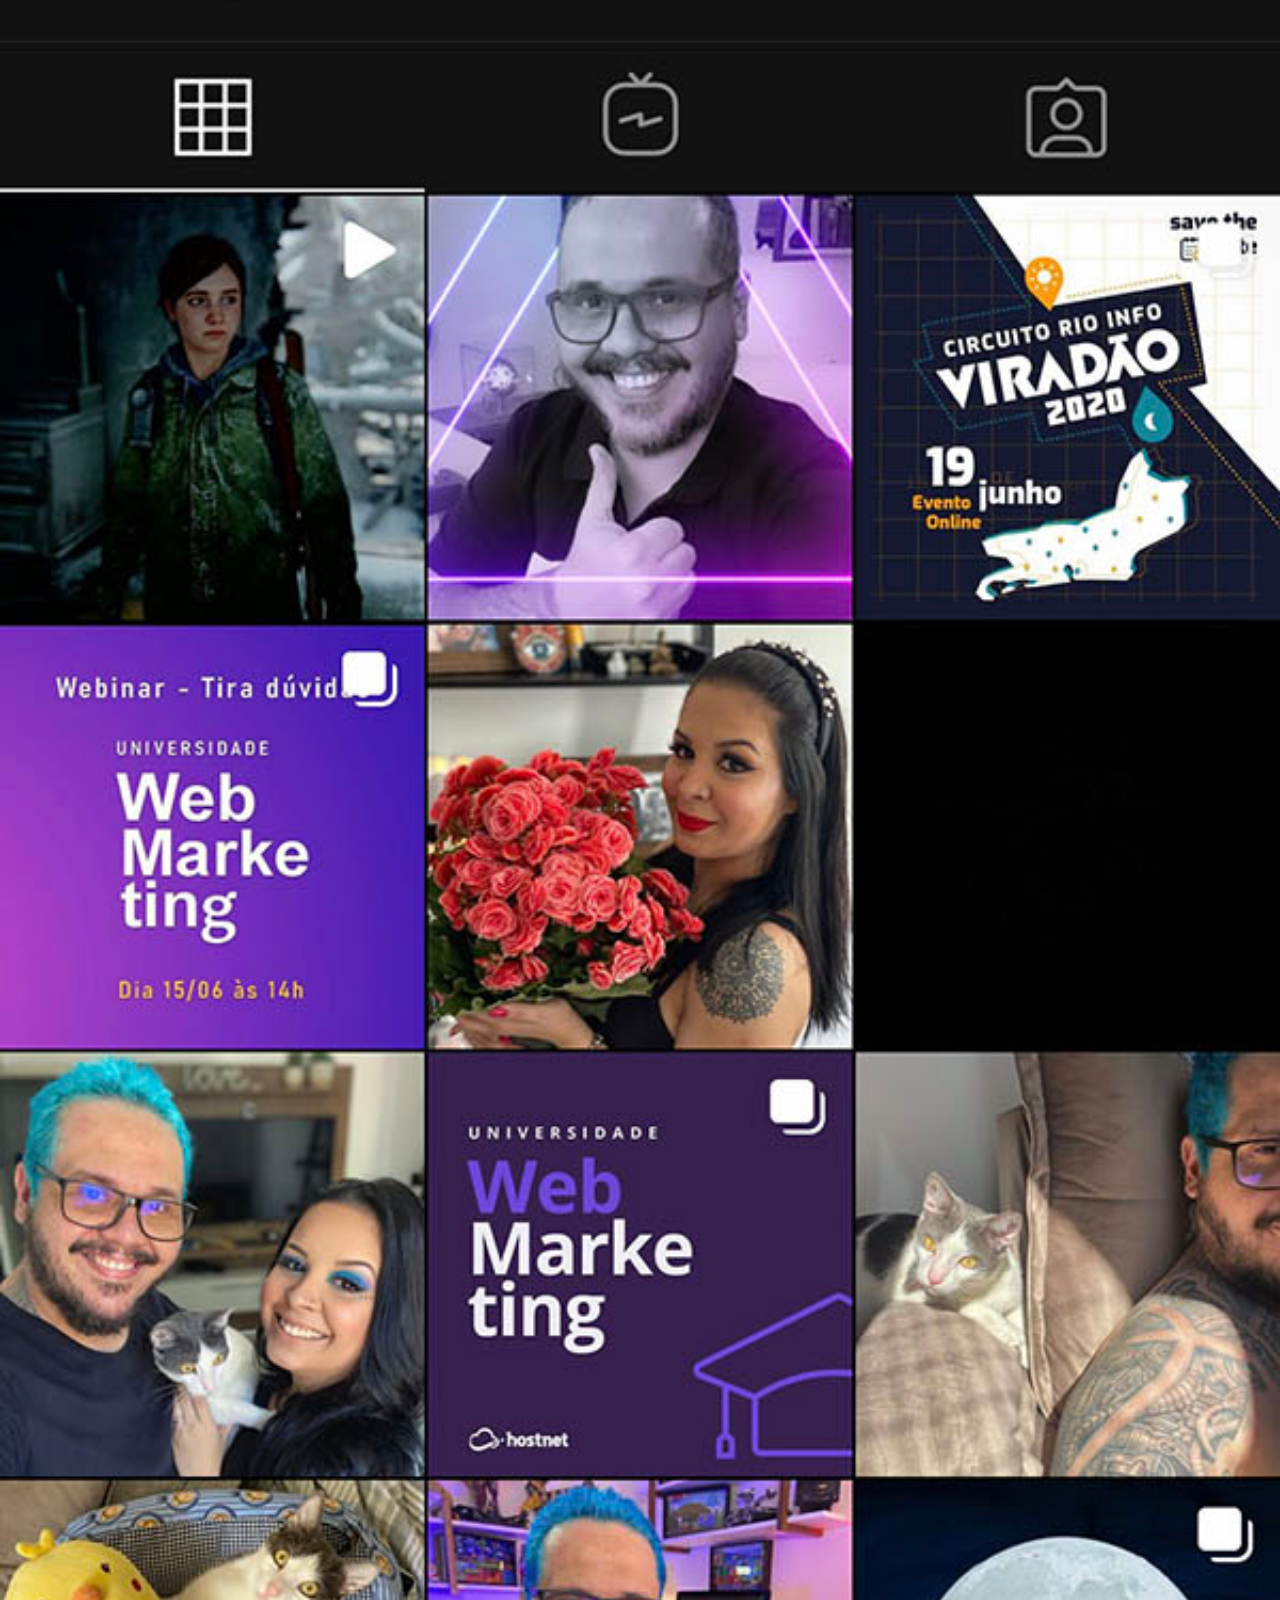
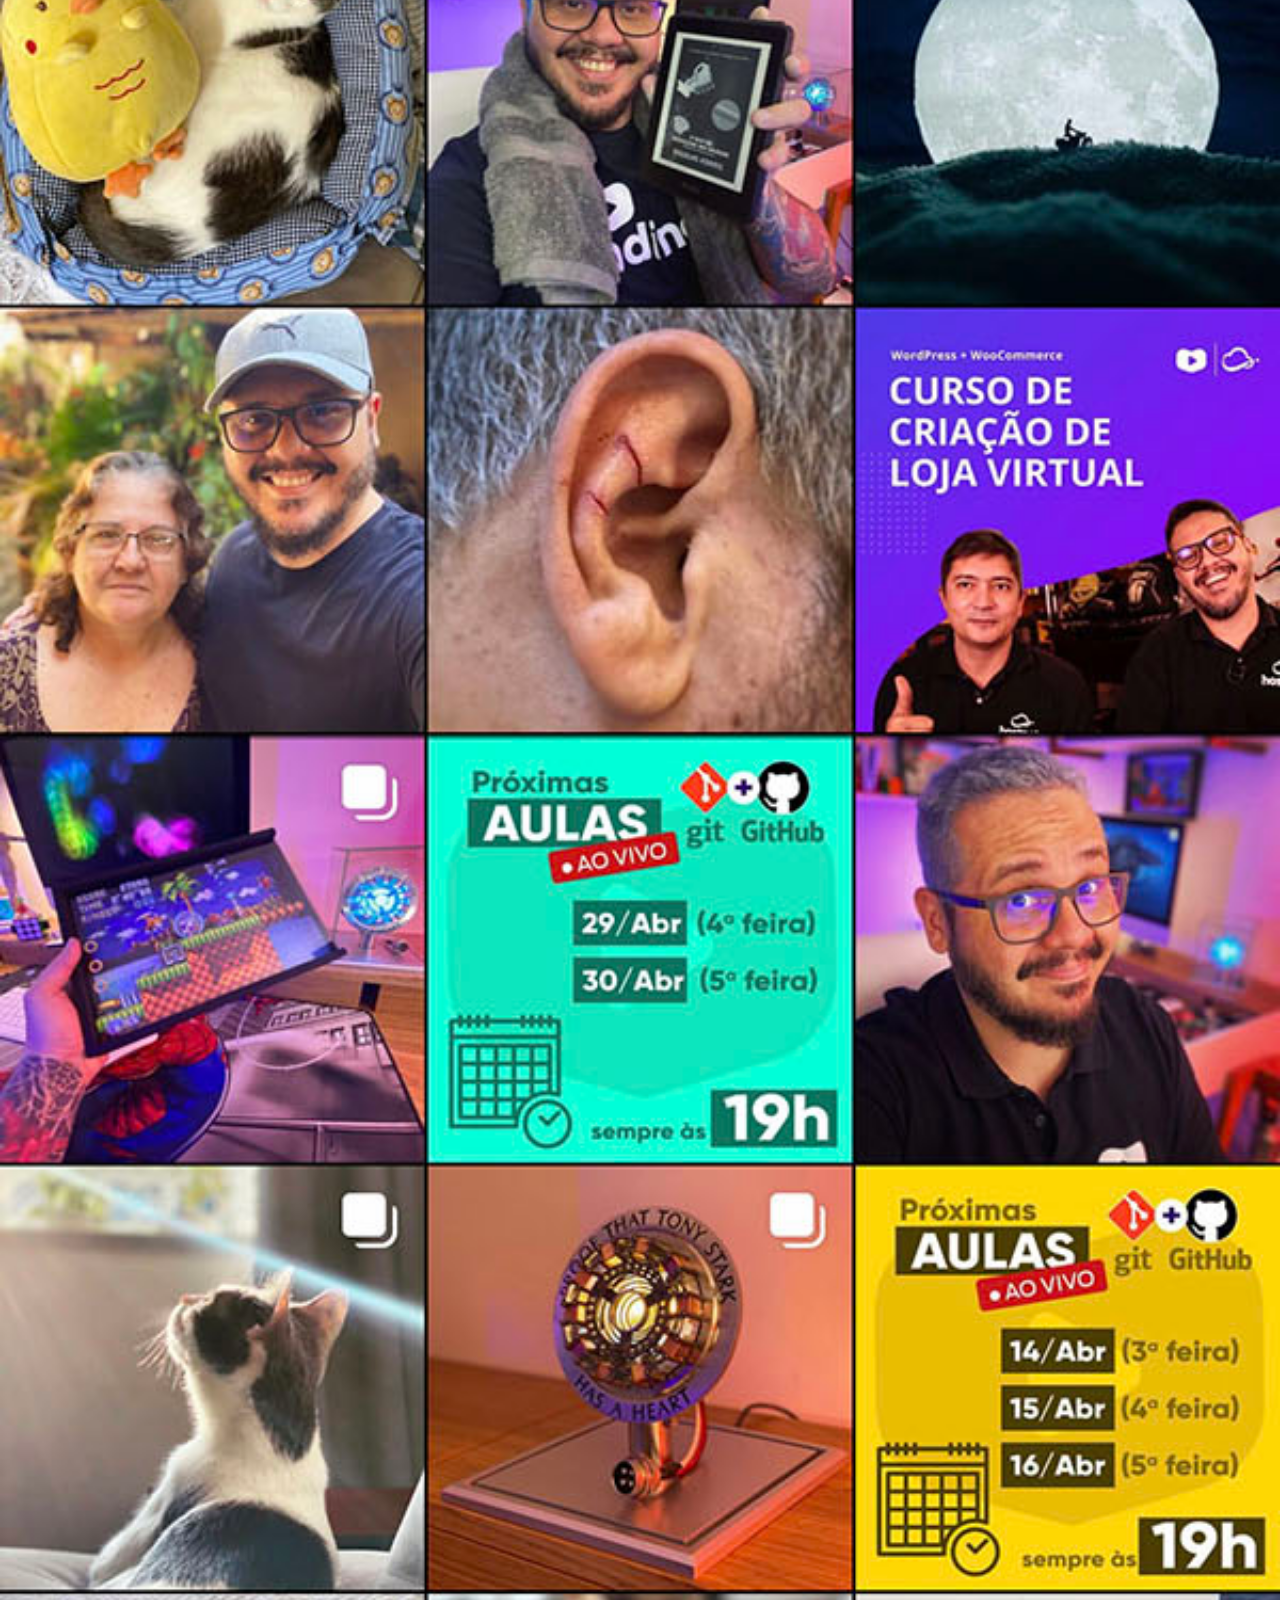
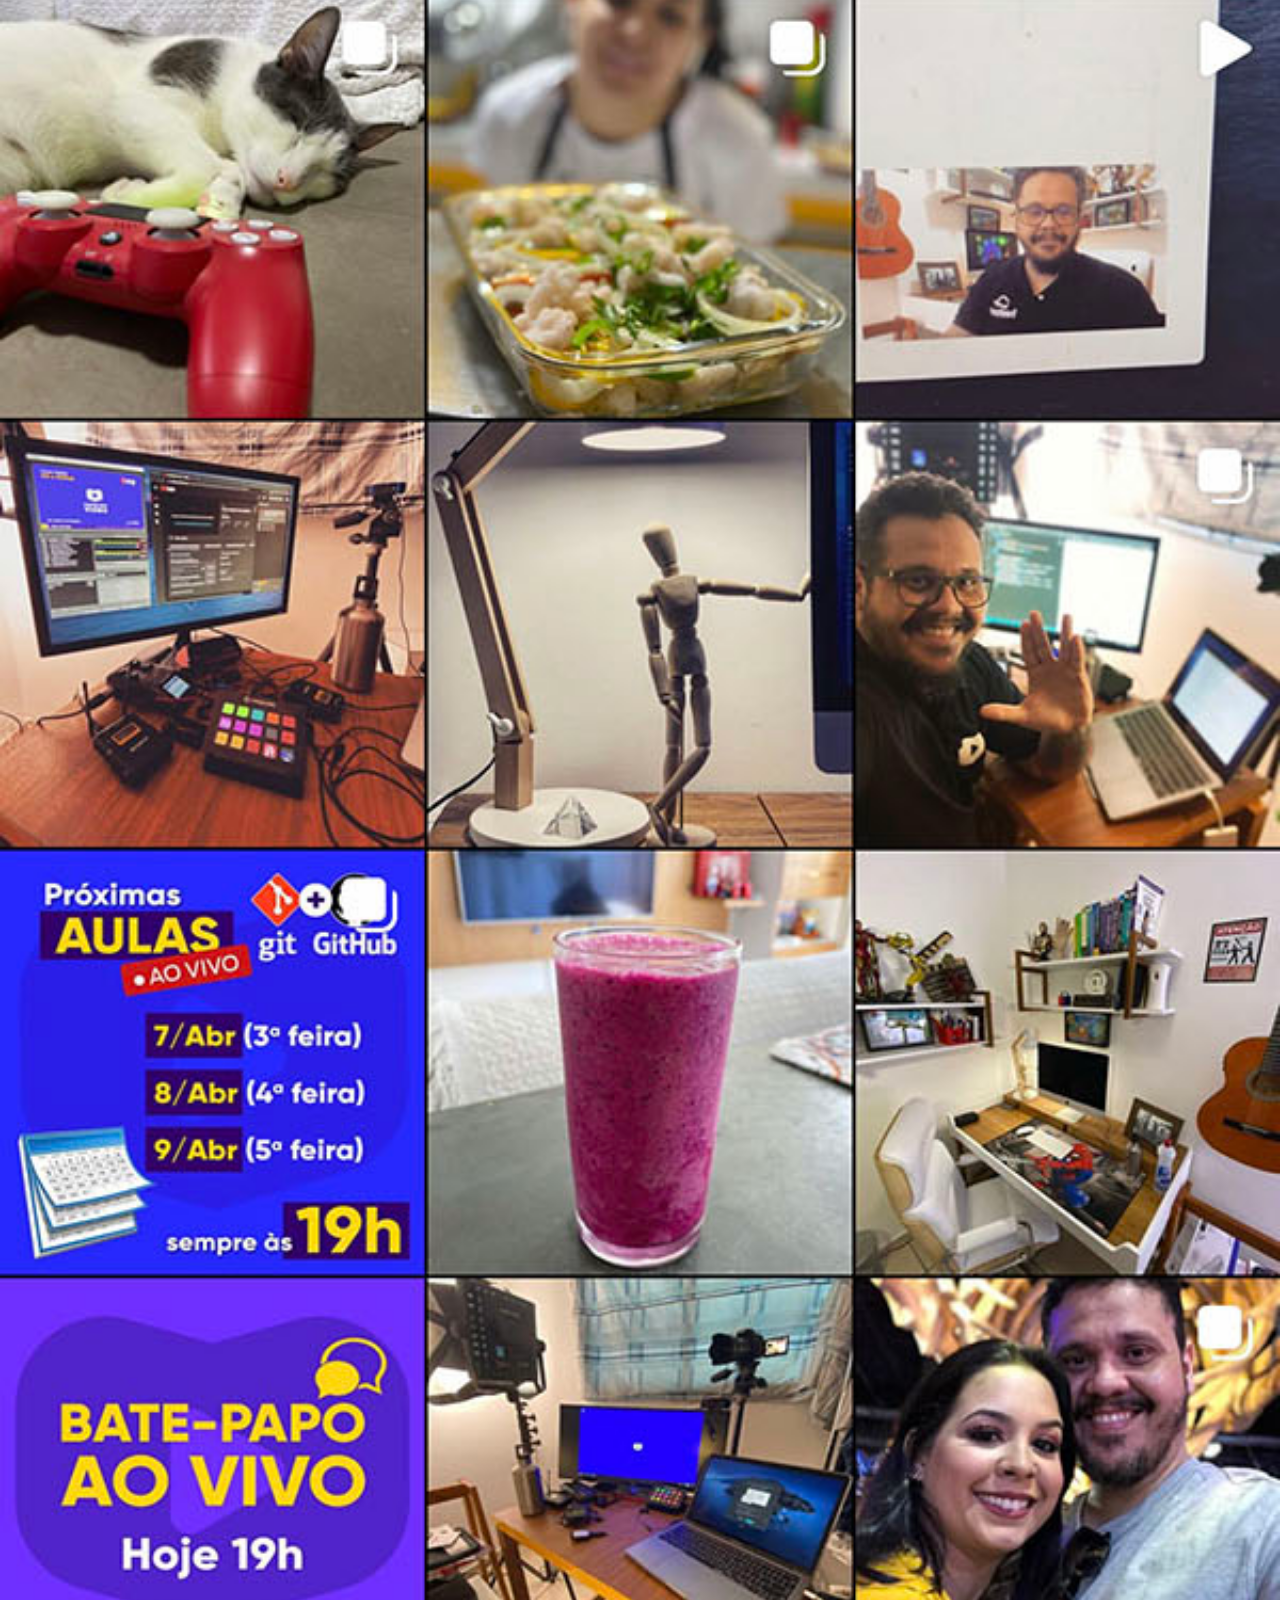
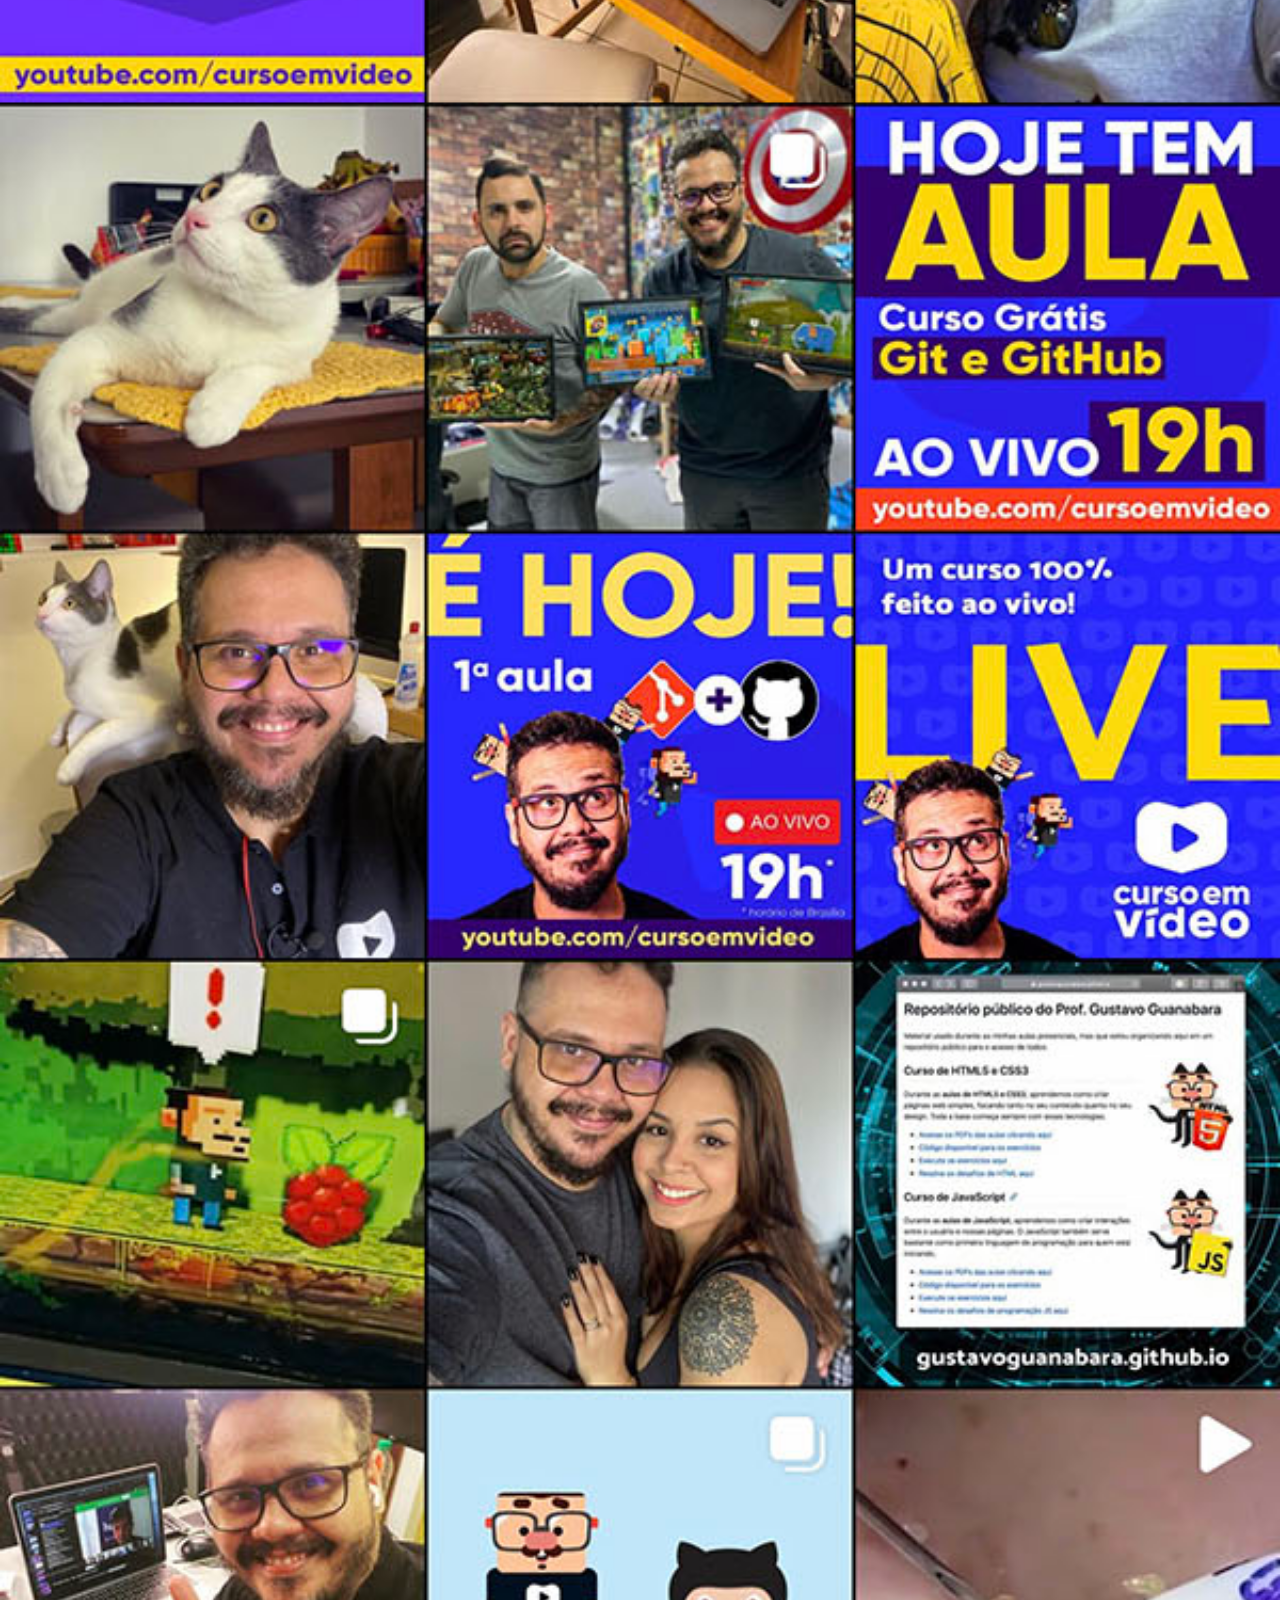
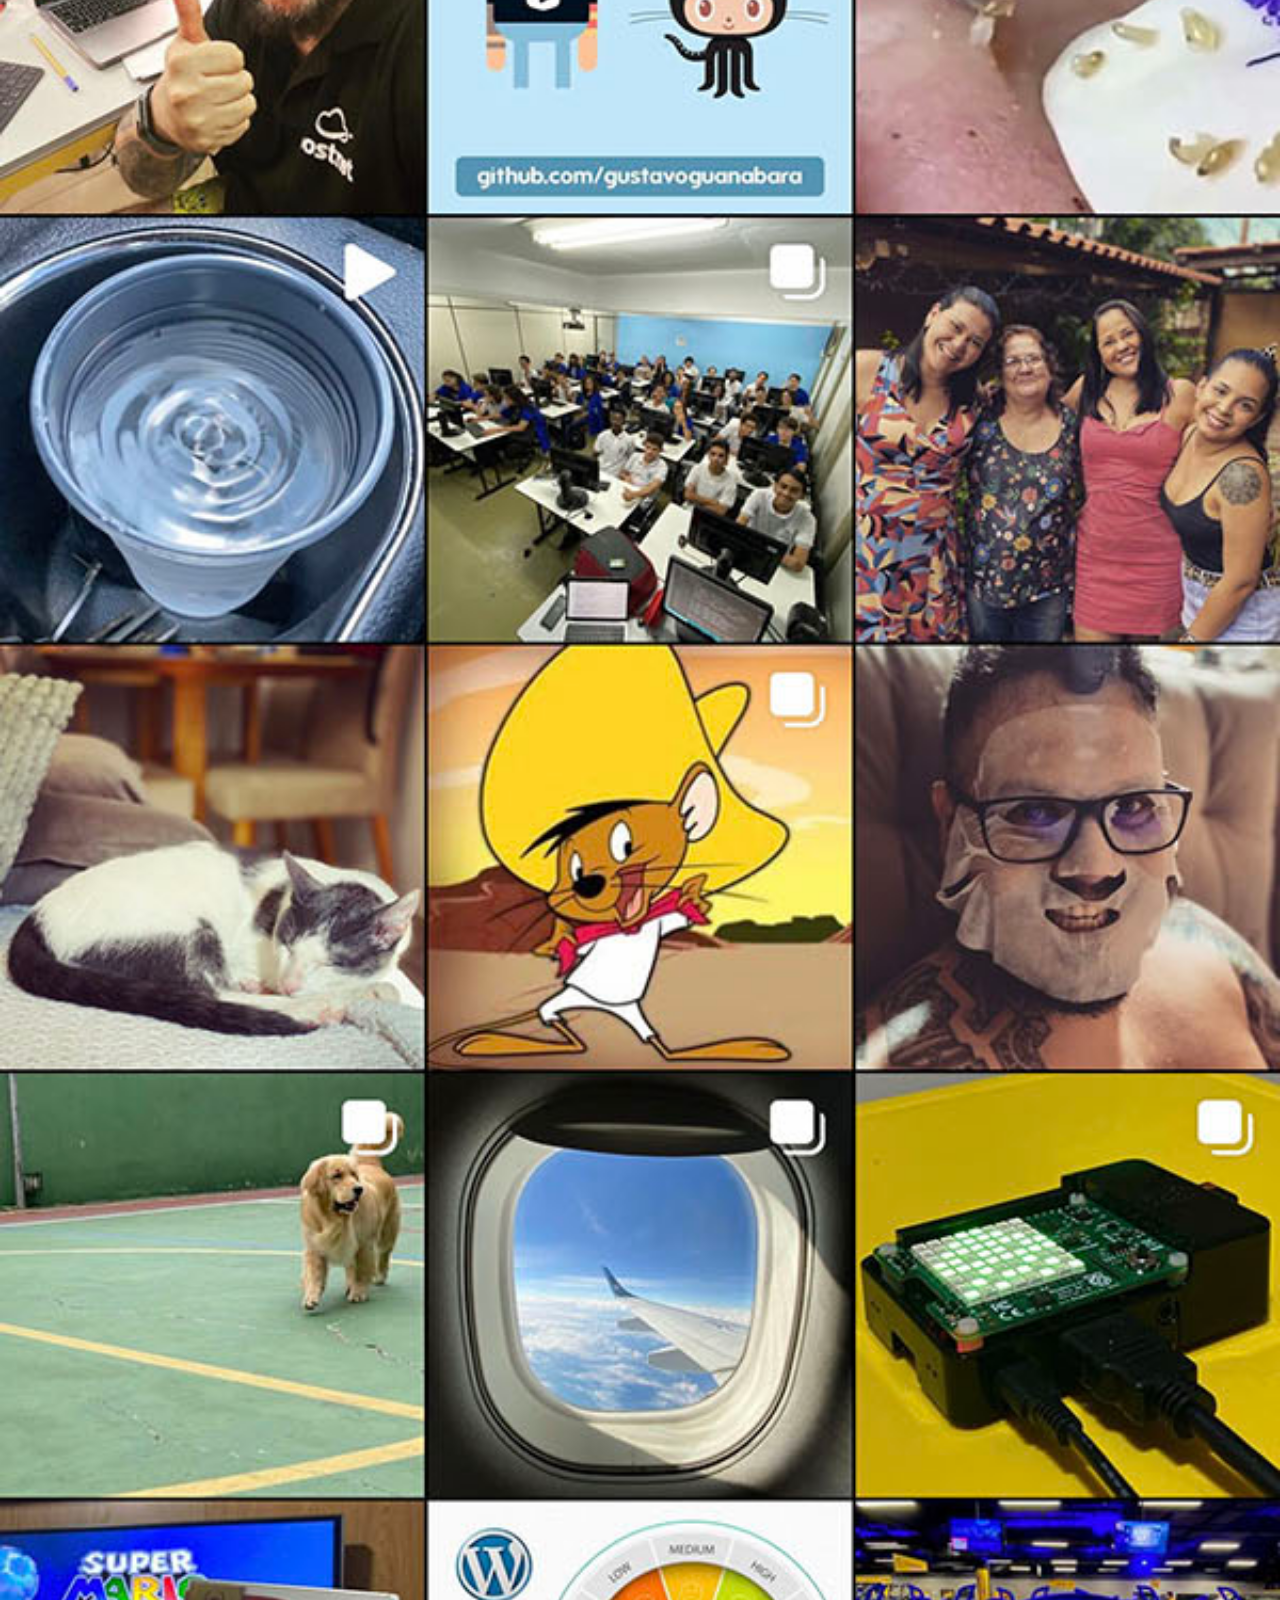
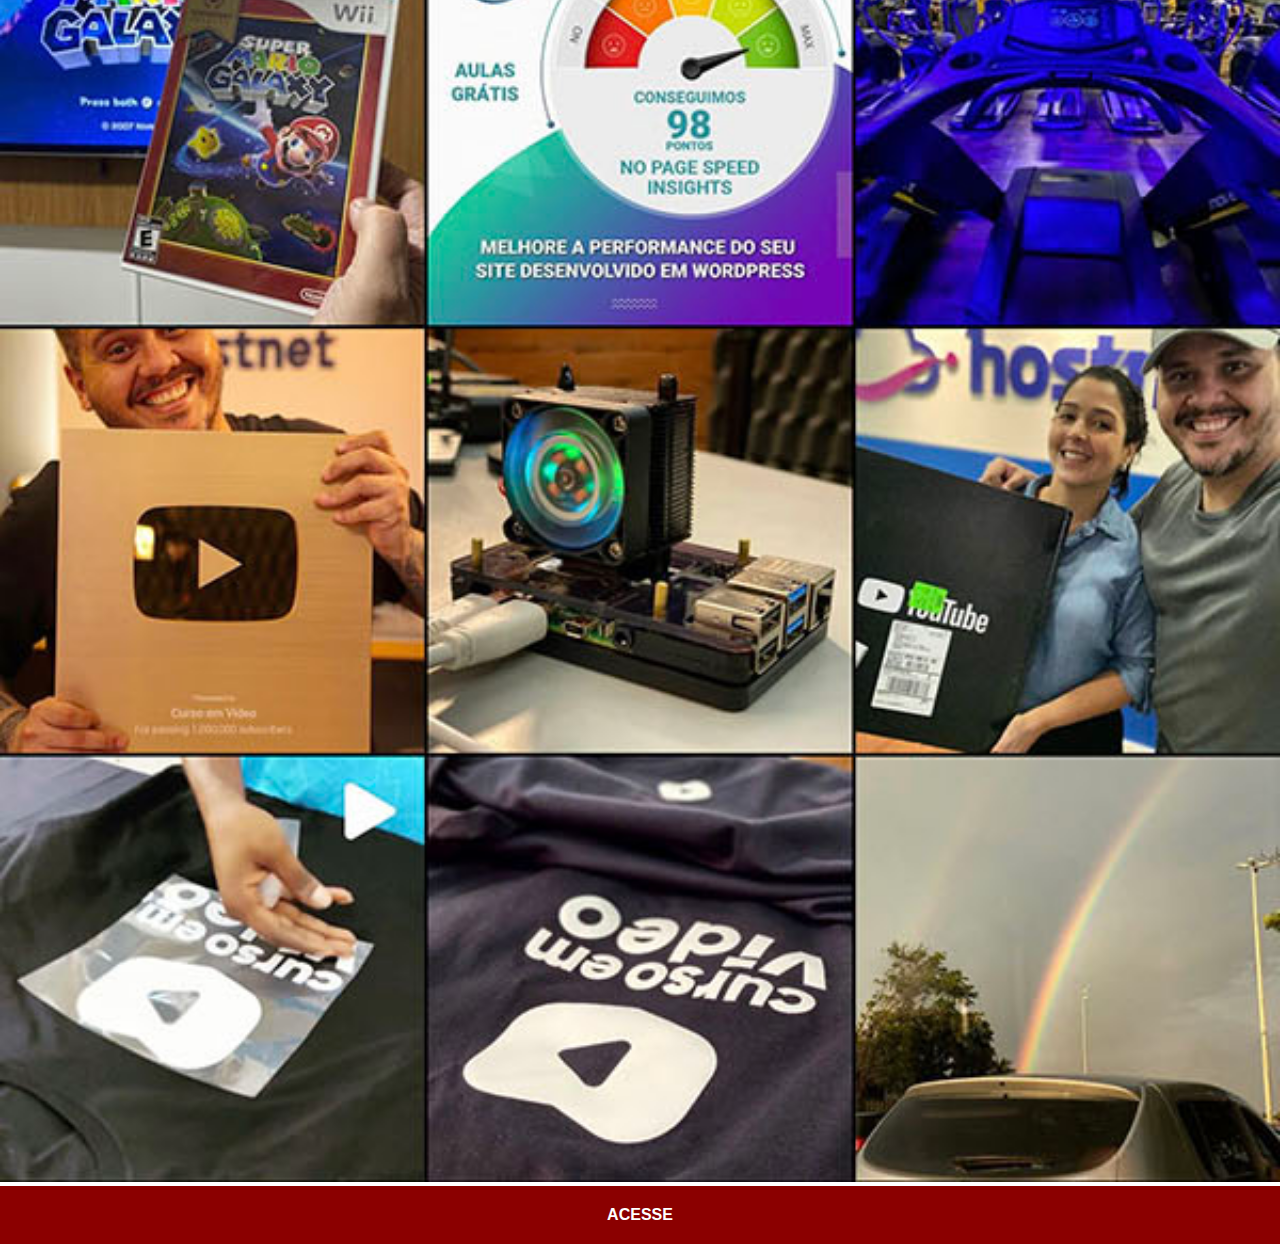
<file: instagram.html>
<!DOCTYPE html>
<html lang="en">
<head>
    <meta charset="UTF-8">
    <meta http-equiv="X-UA-Compatible" content="IE=edge">
    <meta name="viewport" content="width=device-width, initial-scale=1.0">
    <link rel="stylesheet" href="estilos/social.css">
    <title>Instagram</title>
</head>
<body>
    <img src="imagens/tela-instagram.jpg" alt="Instagram">
    <a href="https://www.instagram.com/GUSTAVOGUANABARA/" target="_blank" rel="external">ACESSE</a>
</body>
</html>
</file>
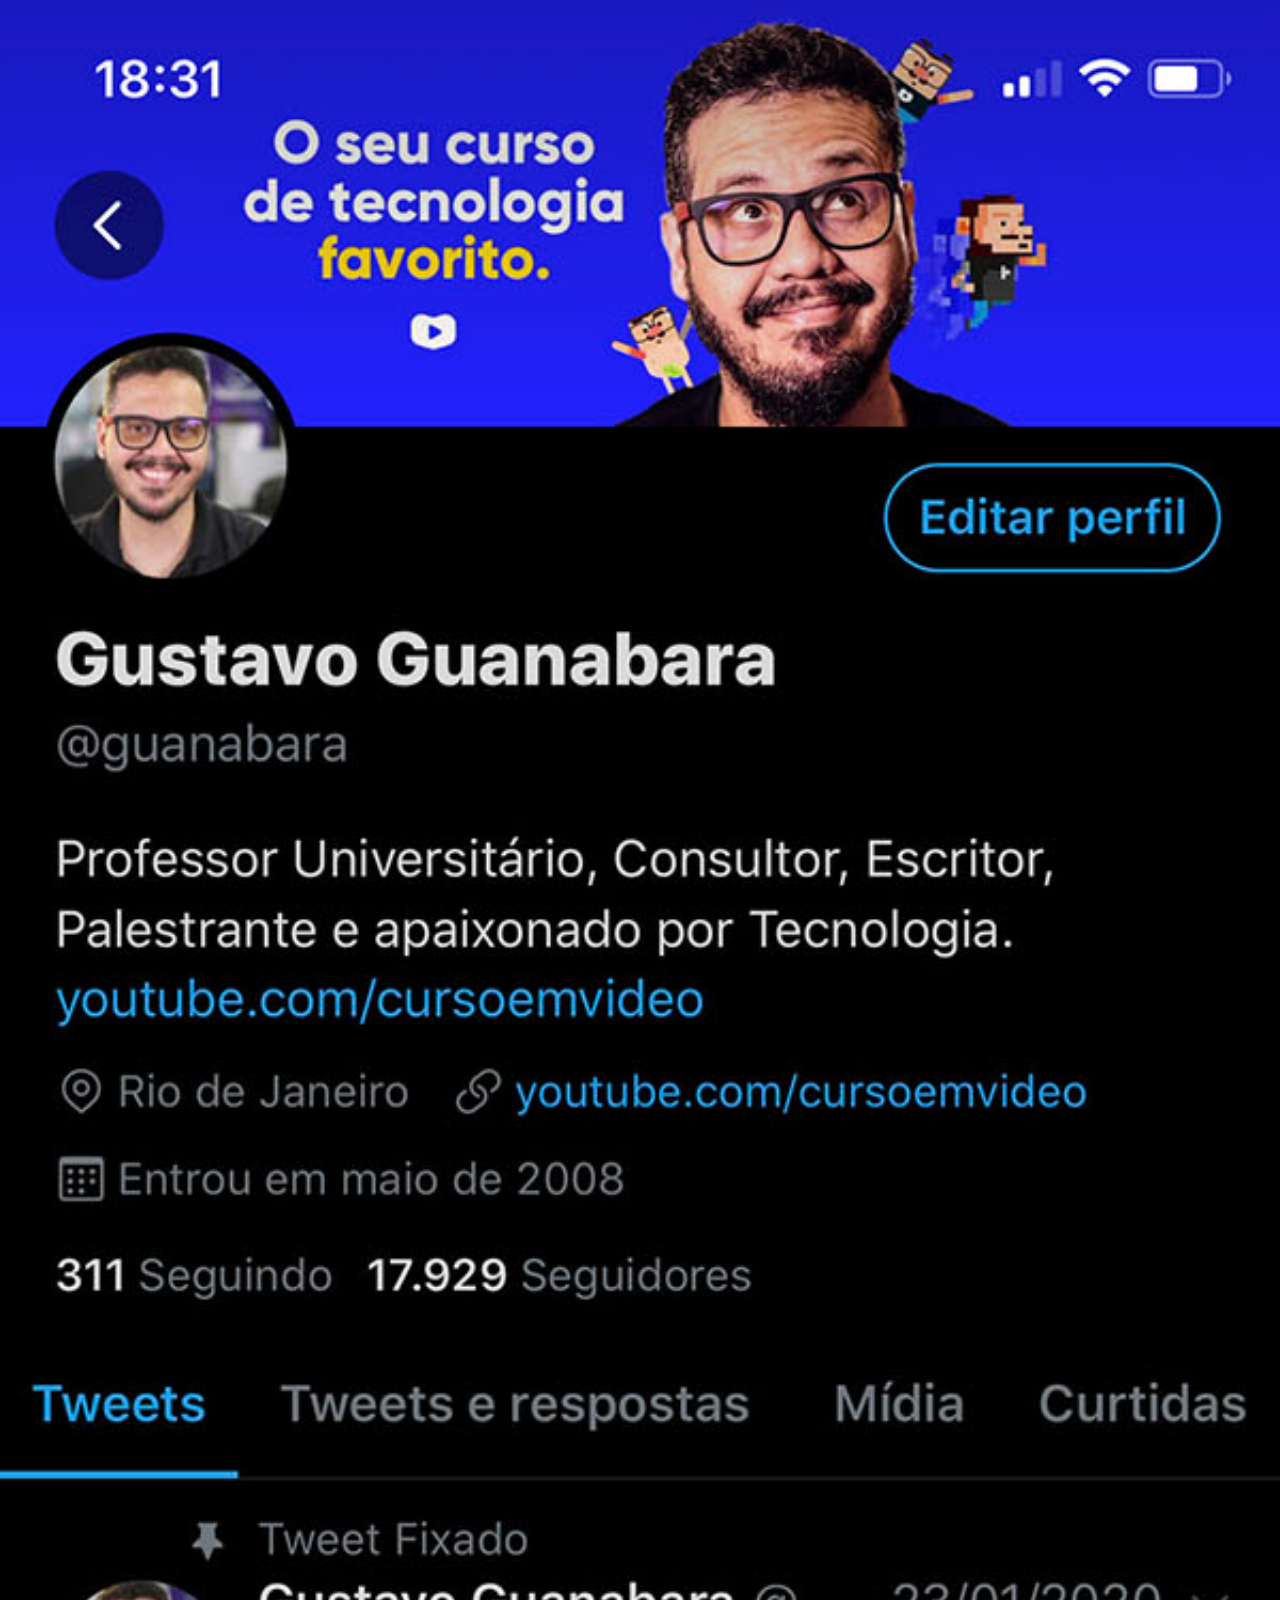
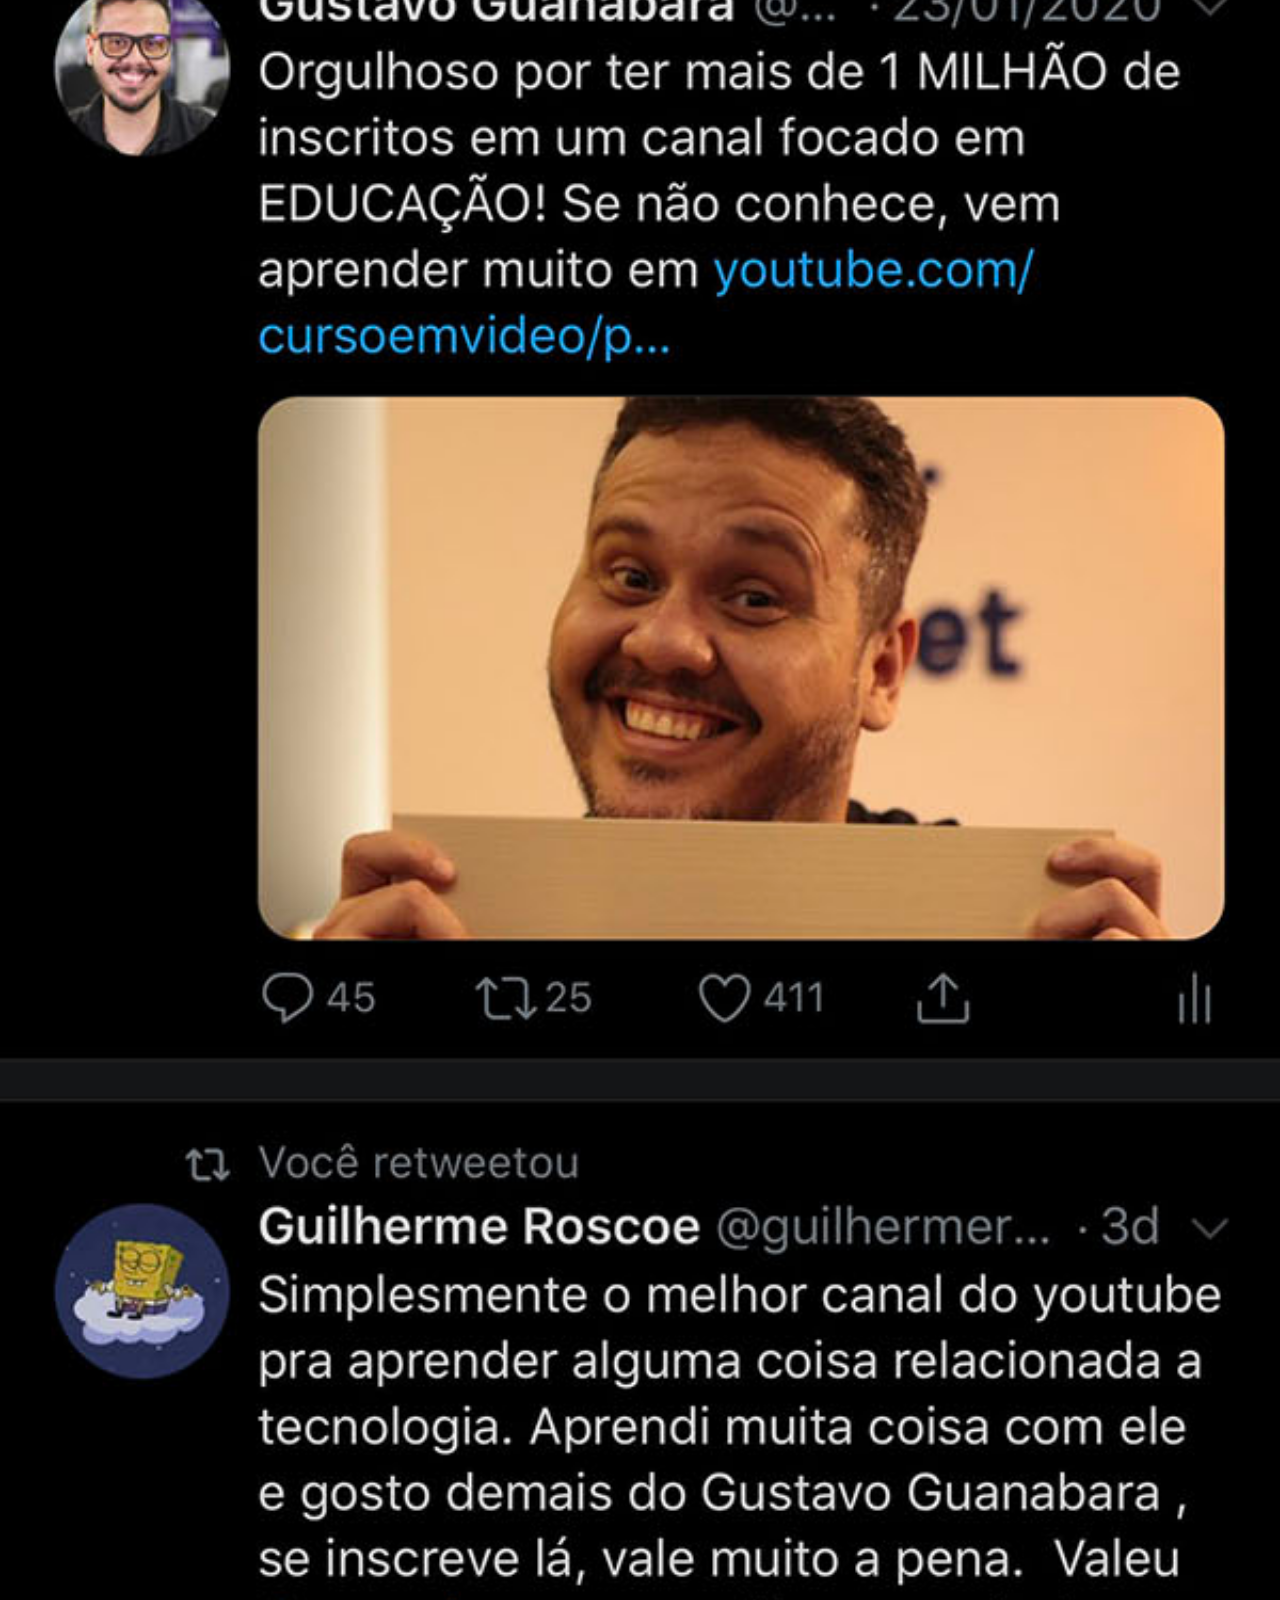
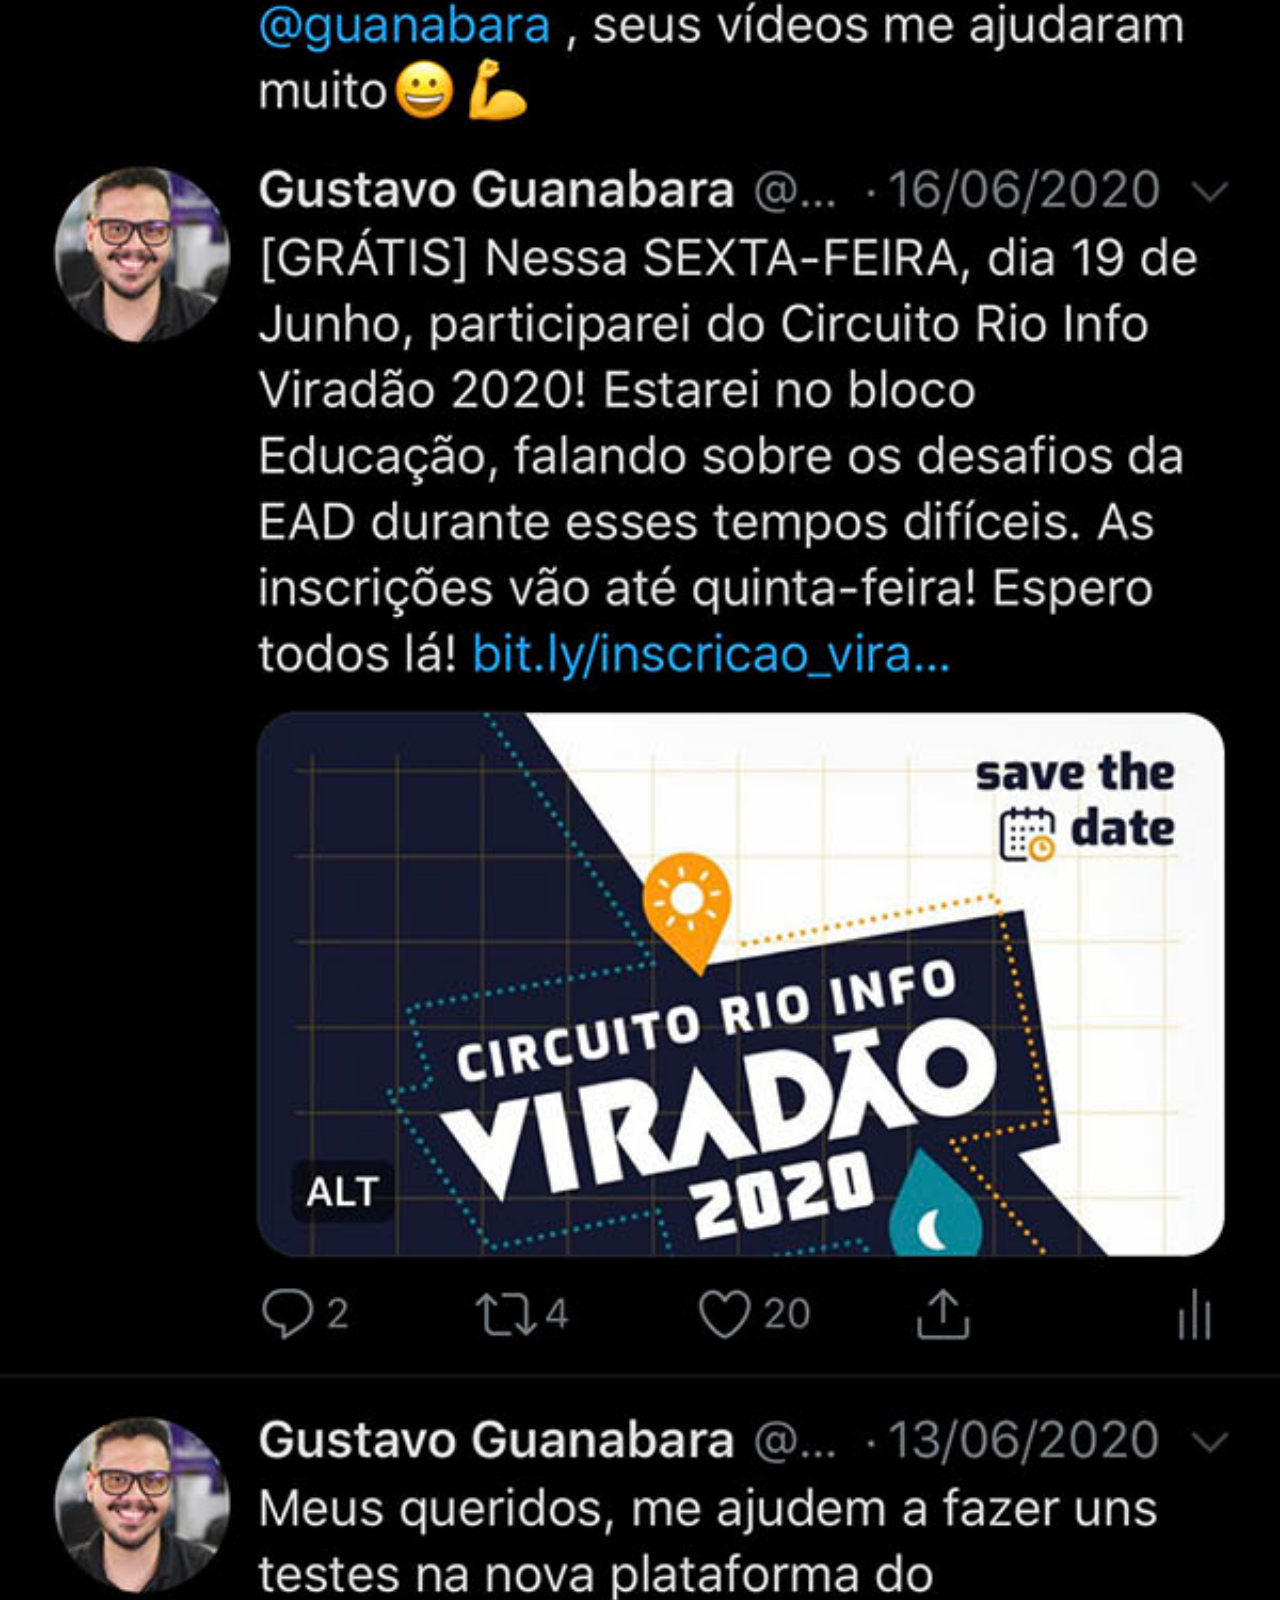
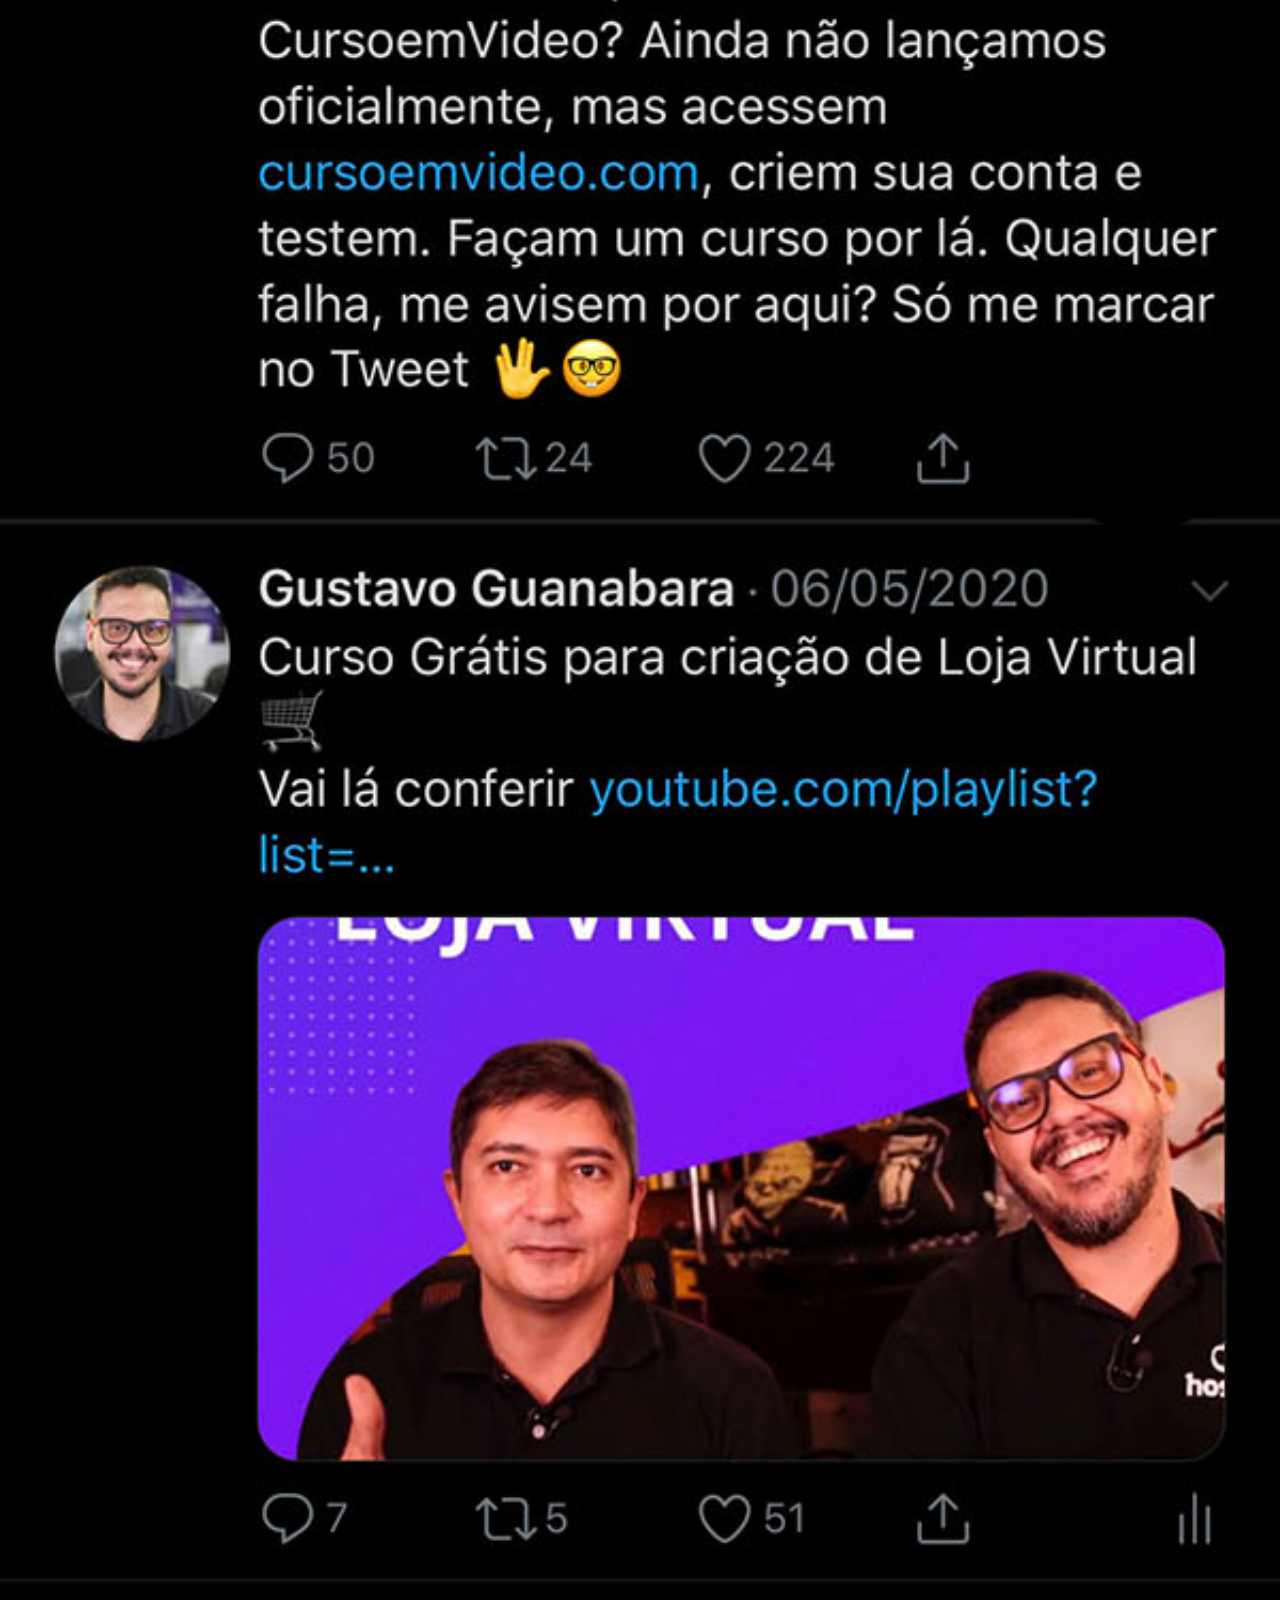
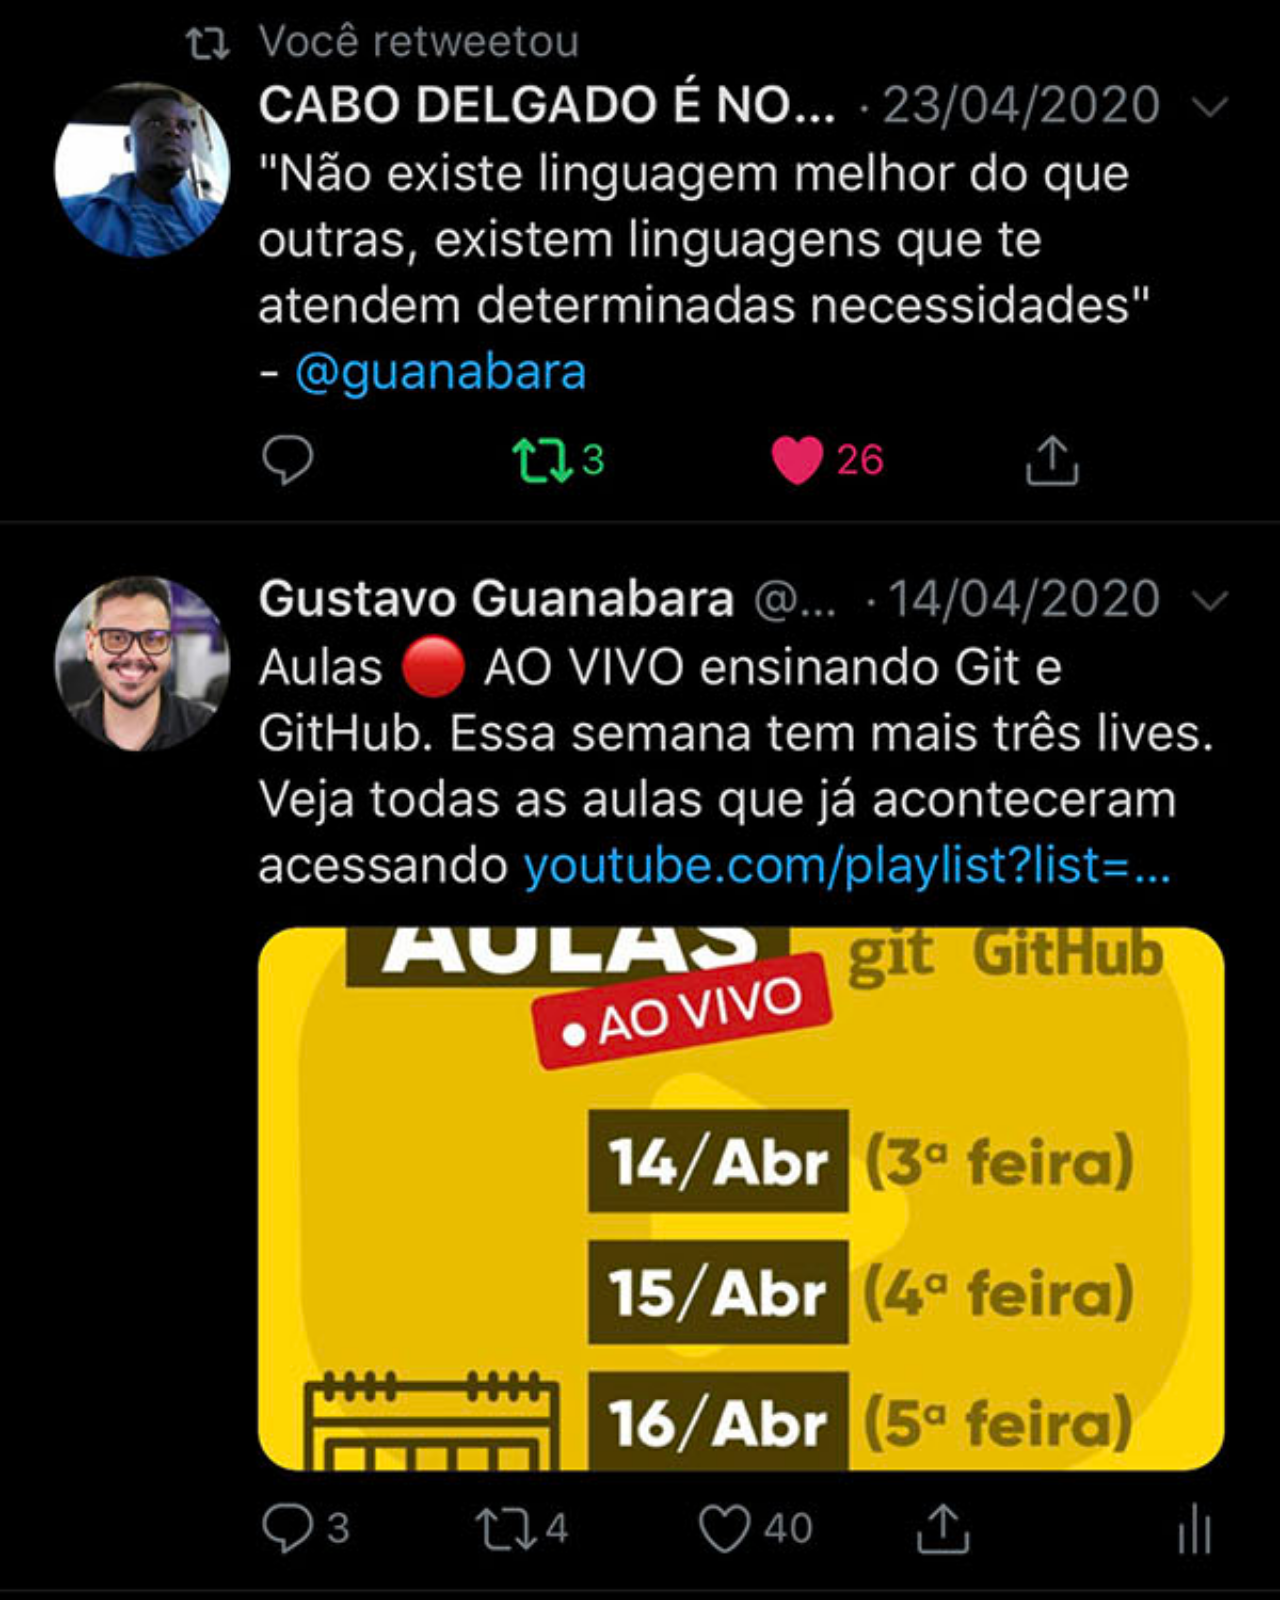
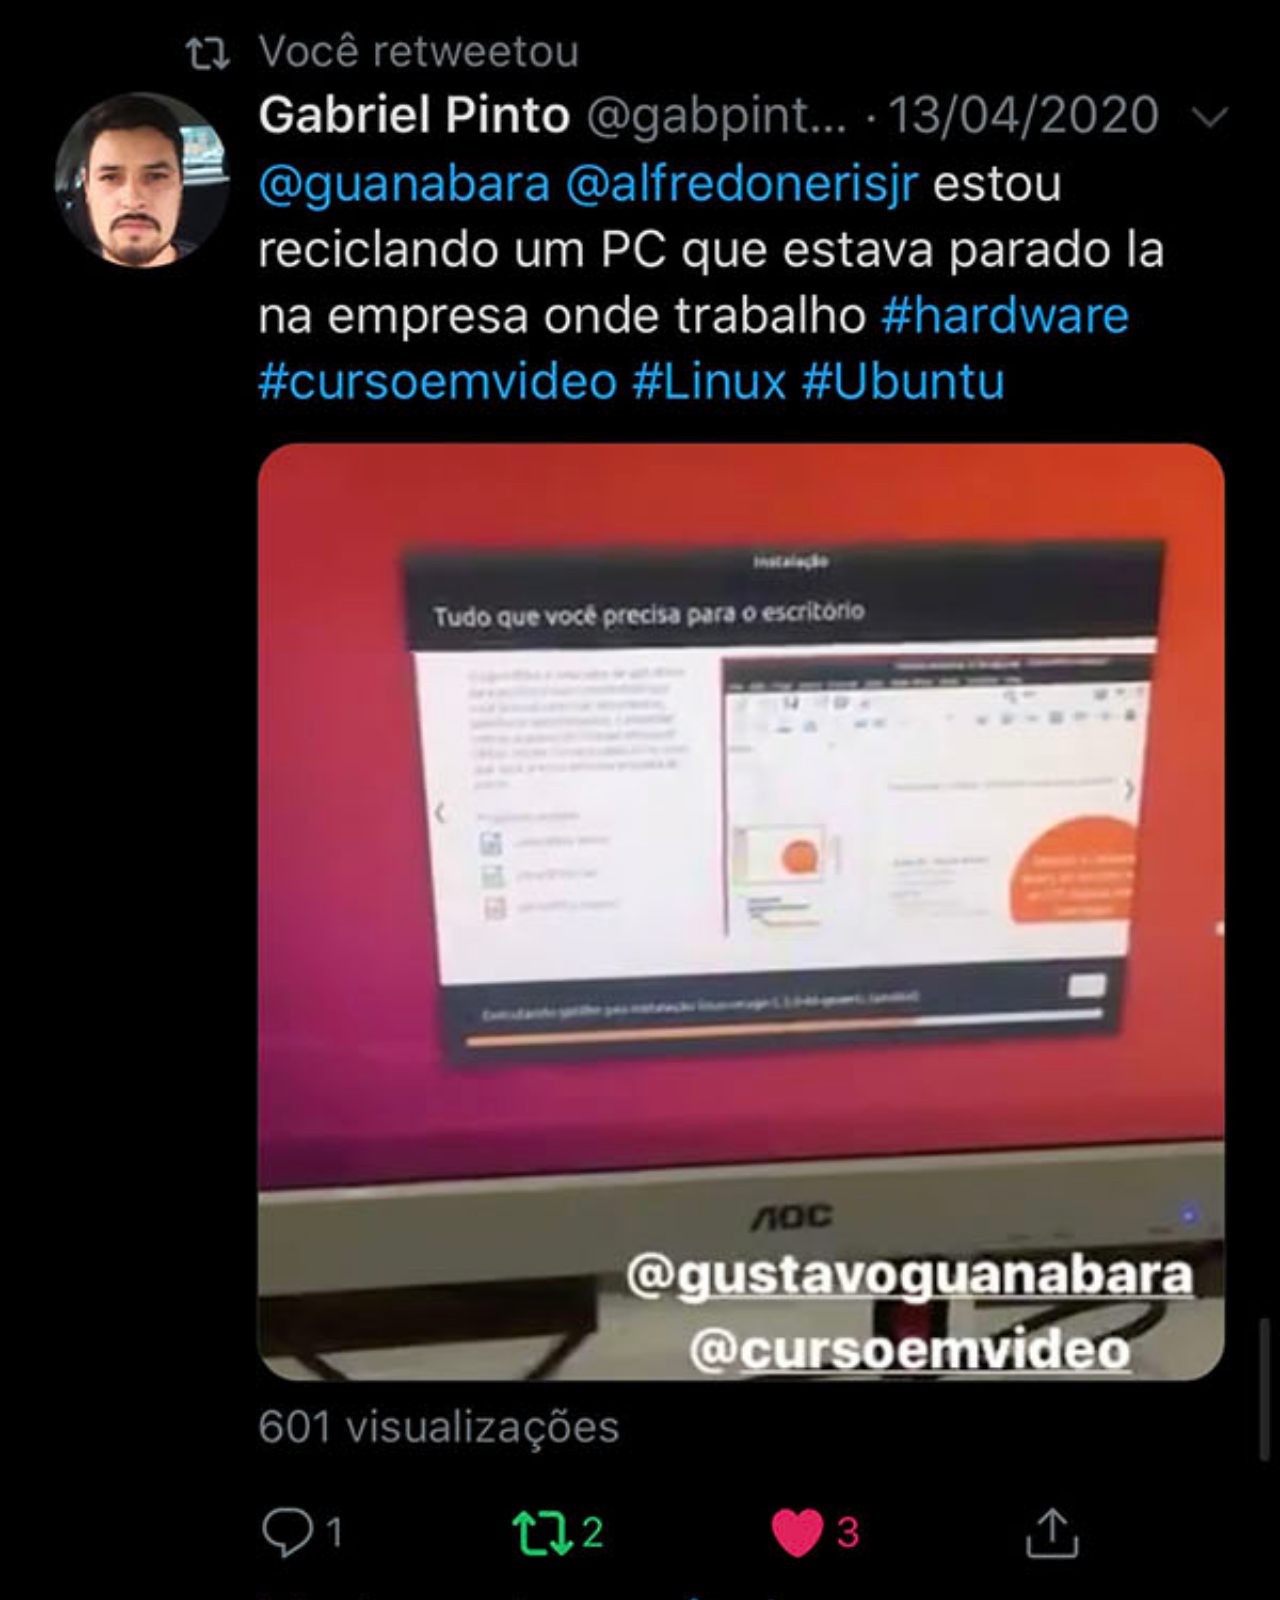
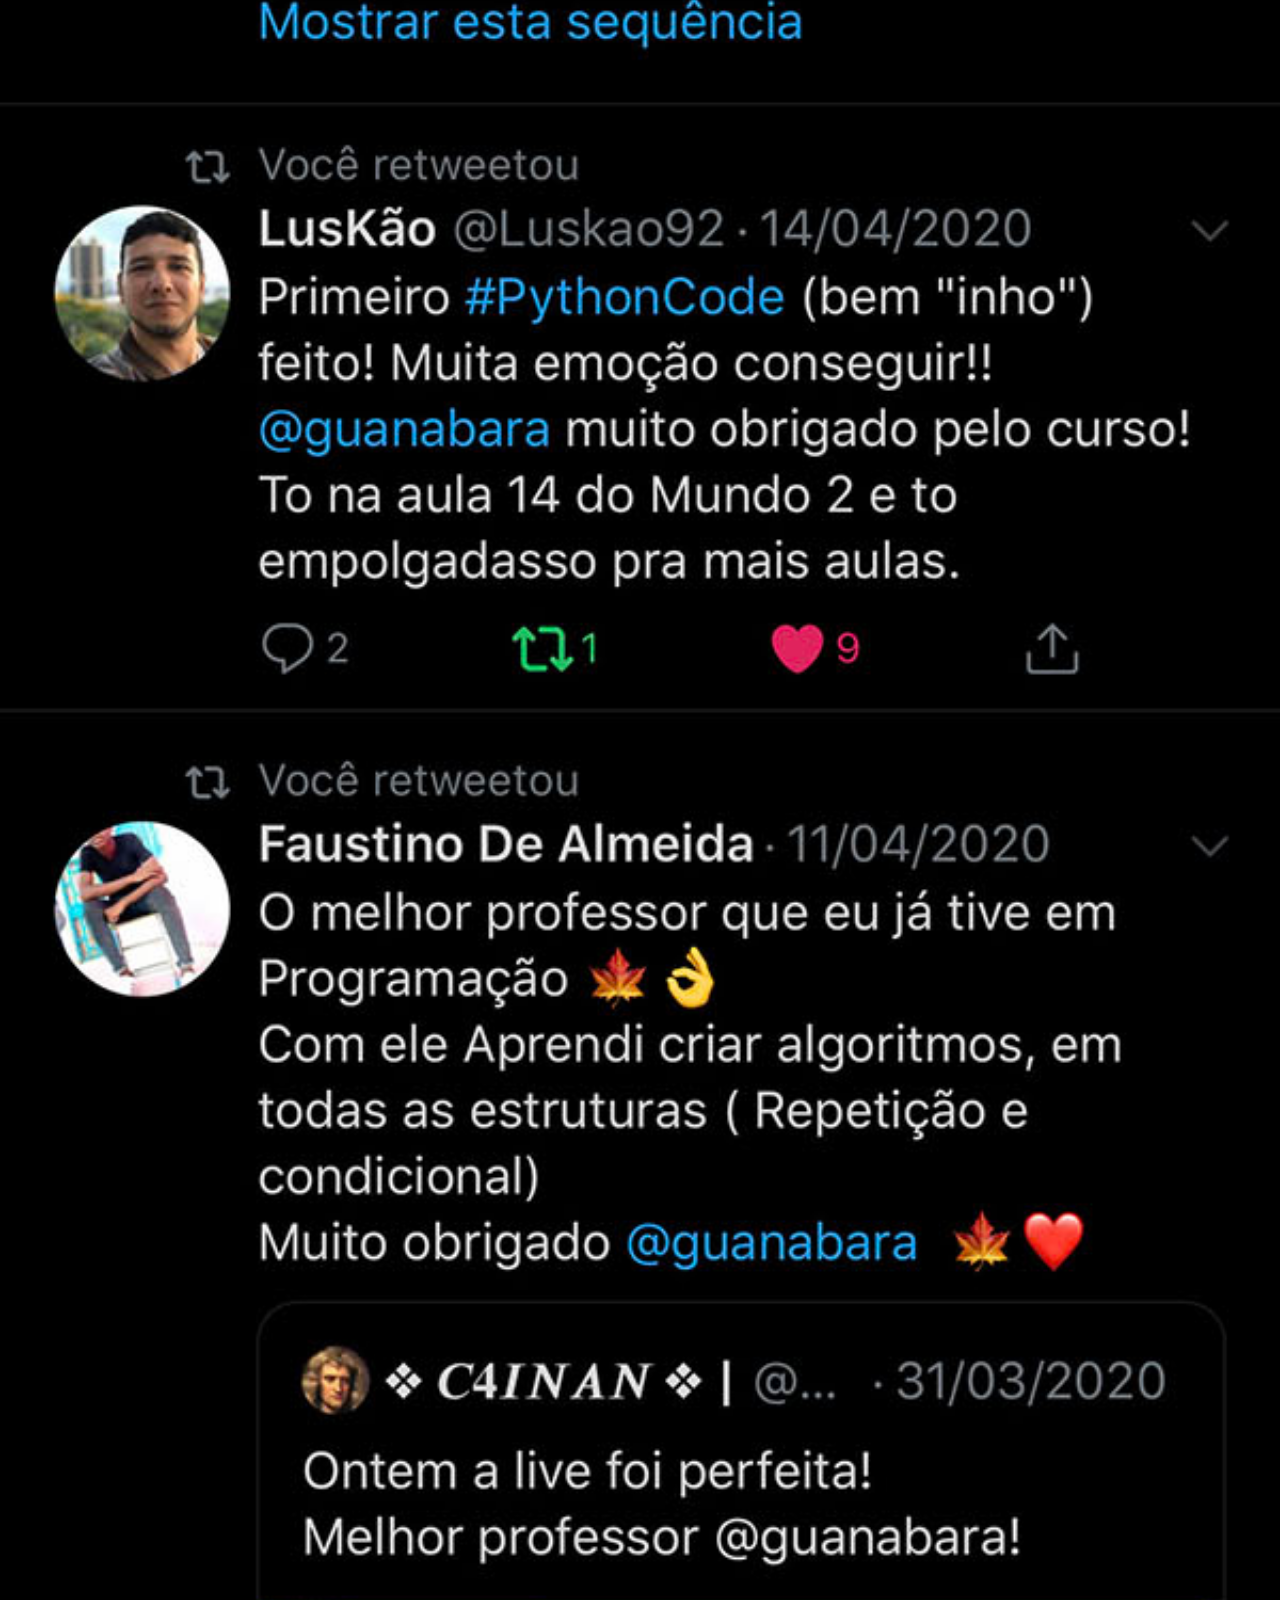
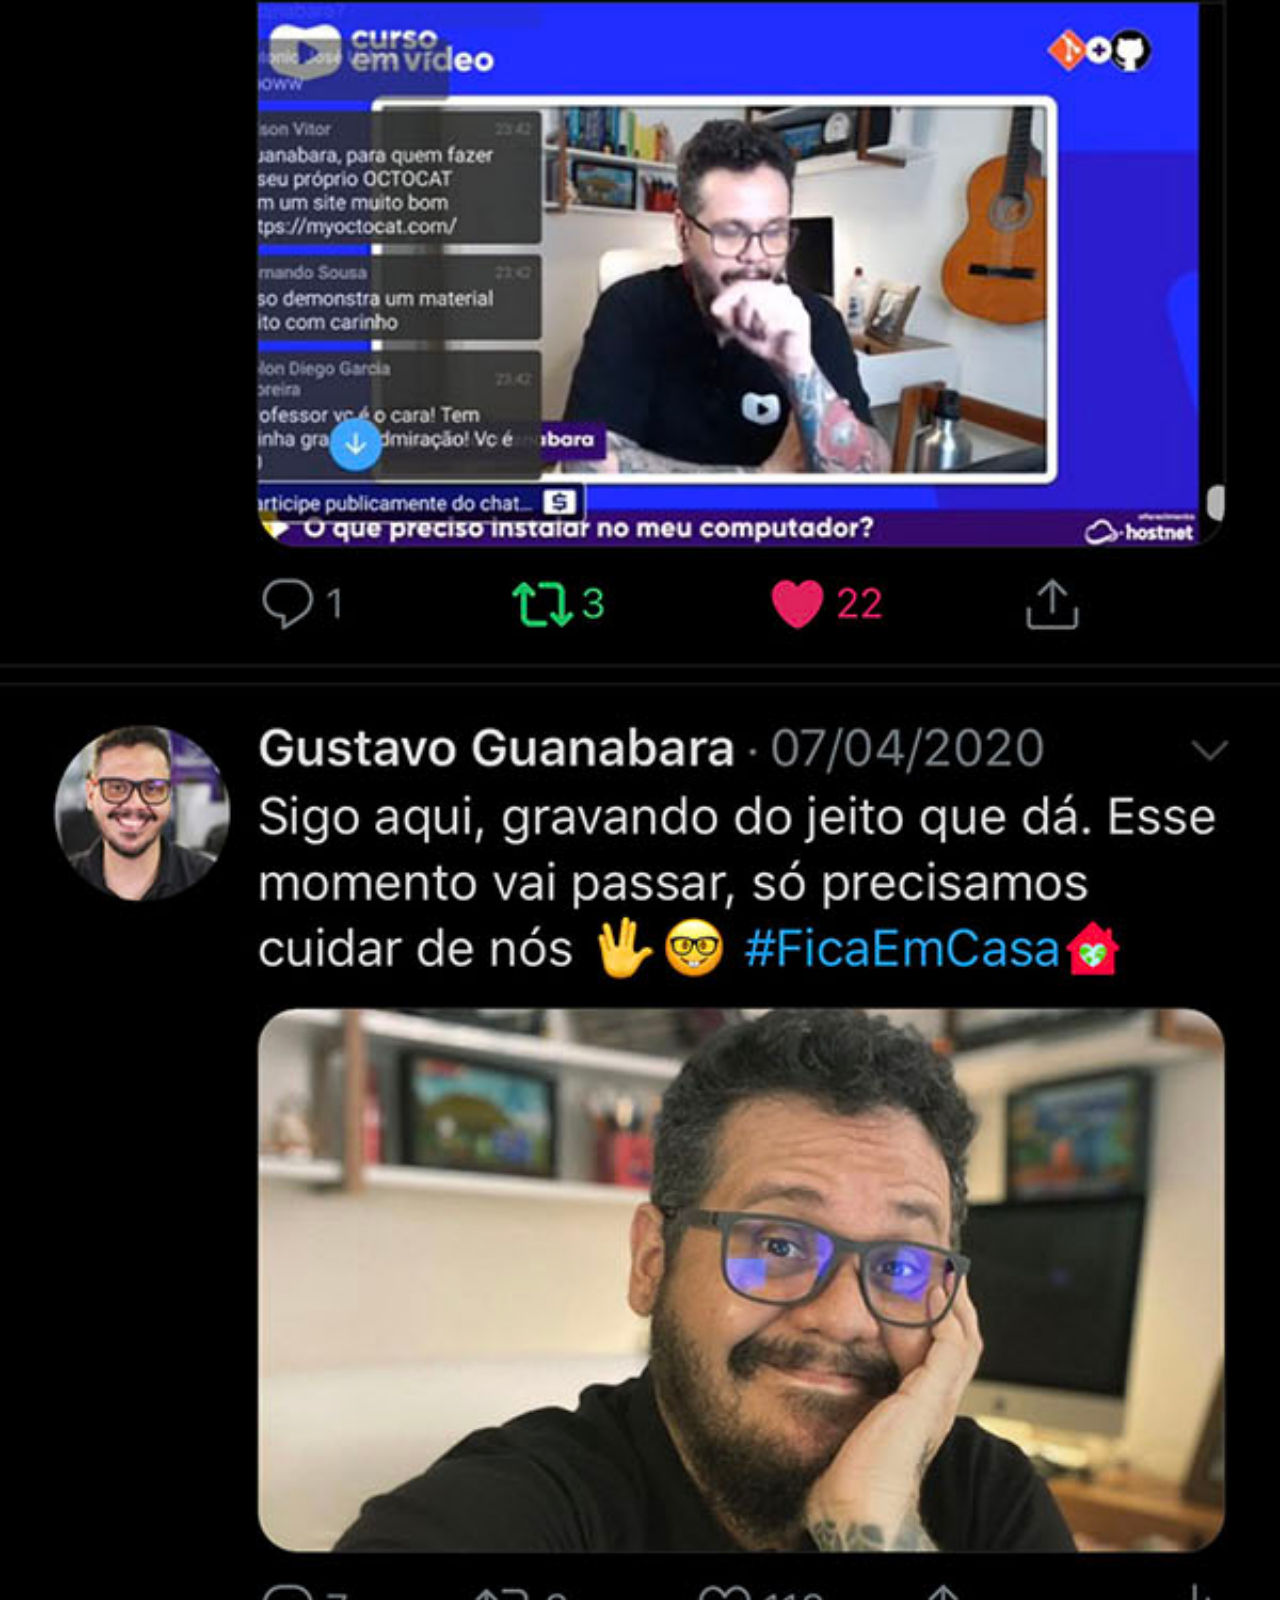
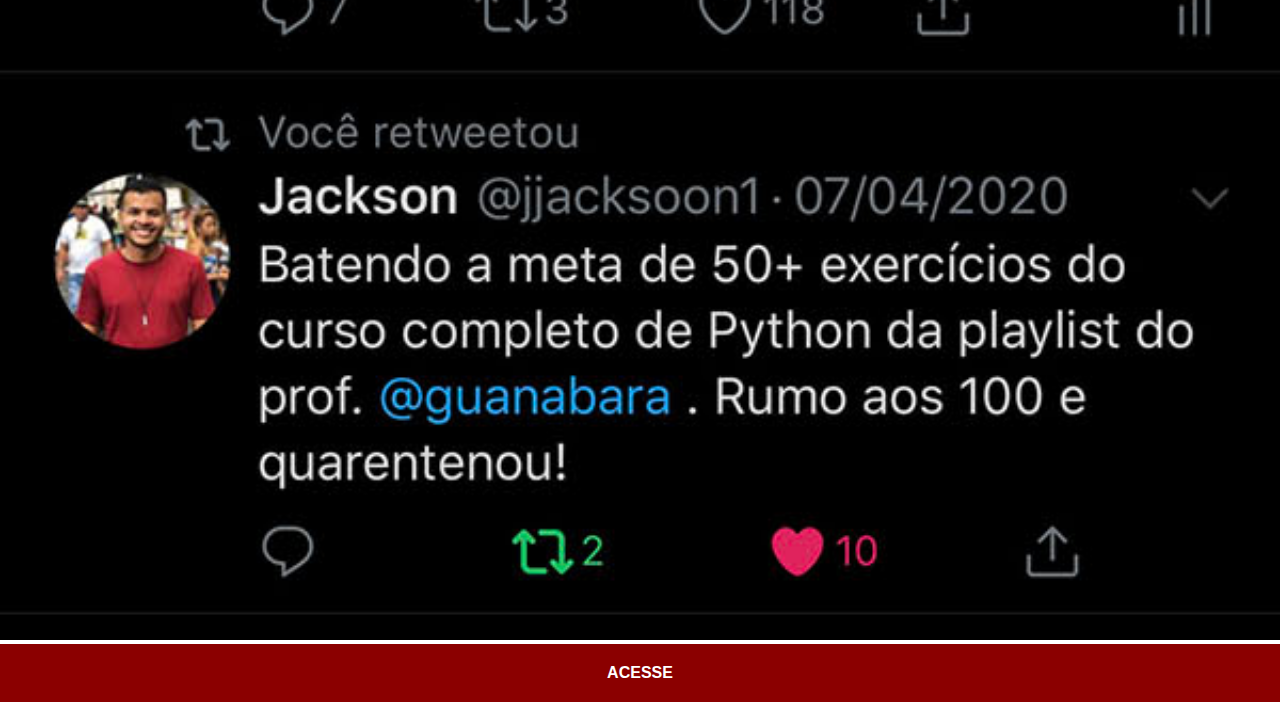
<file: twitter.html>
<!DOCTYPE html>
<html lang="pt-br">
<head>
    <meta charset="UTF-8">
    <meta http-equiv="X-UA-Compatible" content="IE=edge">
    <meta name="viewport" content="width=device-width, initial-scale=1.0">
    <link rel="stylesheet" href="estilos/social.css">
    <title>Twitter</title>
</head>
<body>
    <img src="imagens/tela-twitter.jpg" alt="Twitter">
    <a href="https://twitter.com/guanabara" target="_blank" rel="external">ACESSE</a>
</body>
</html>
</file>
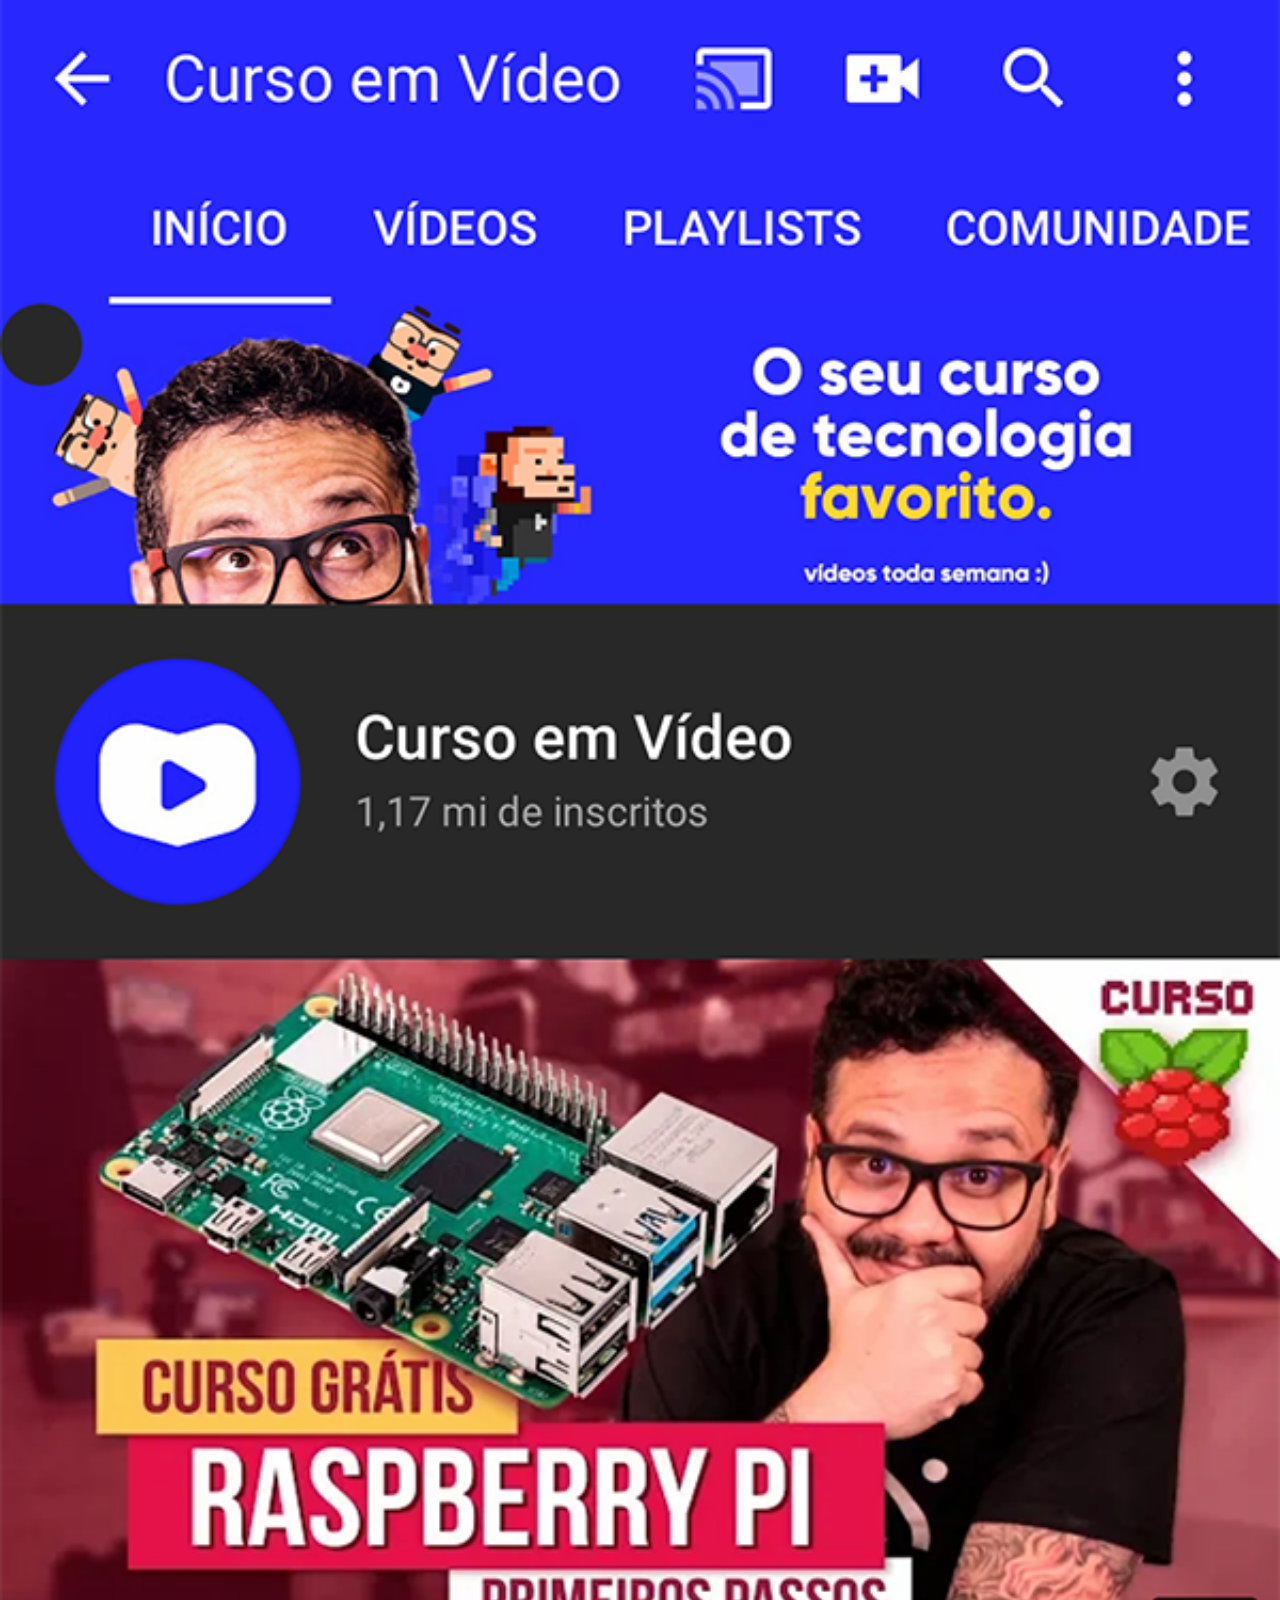
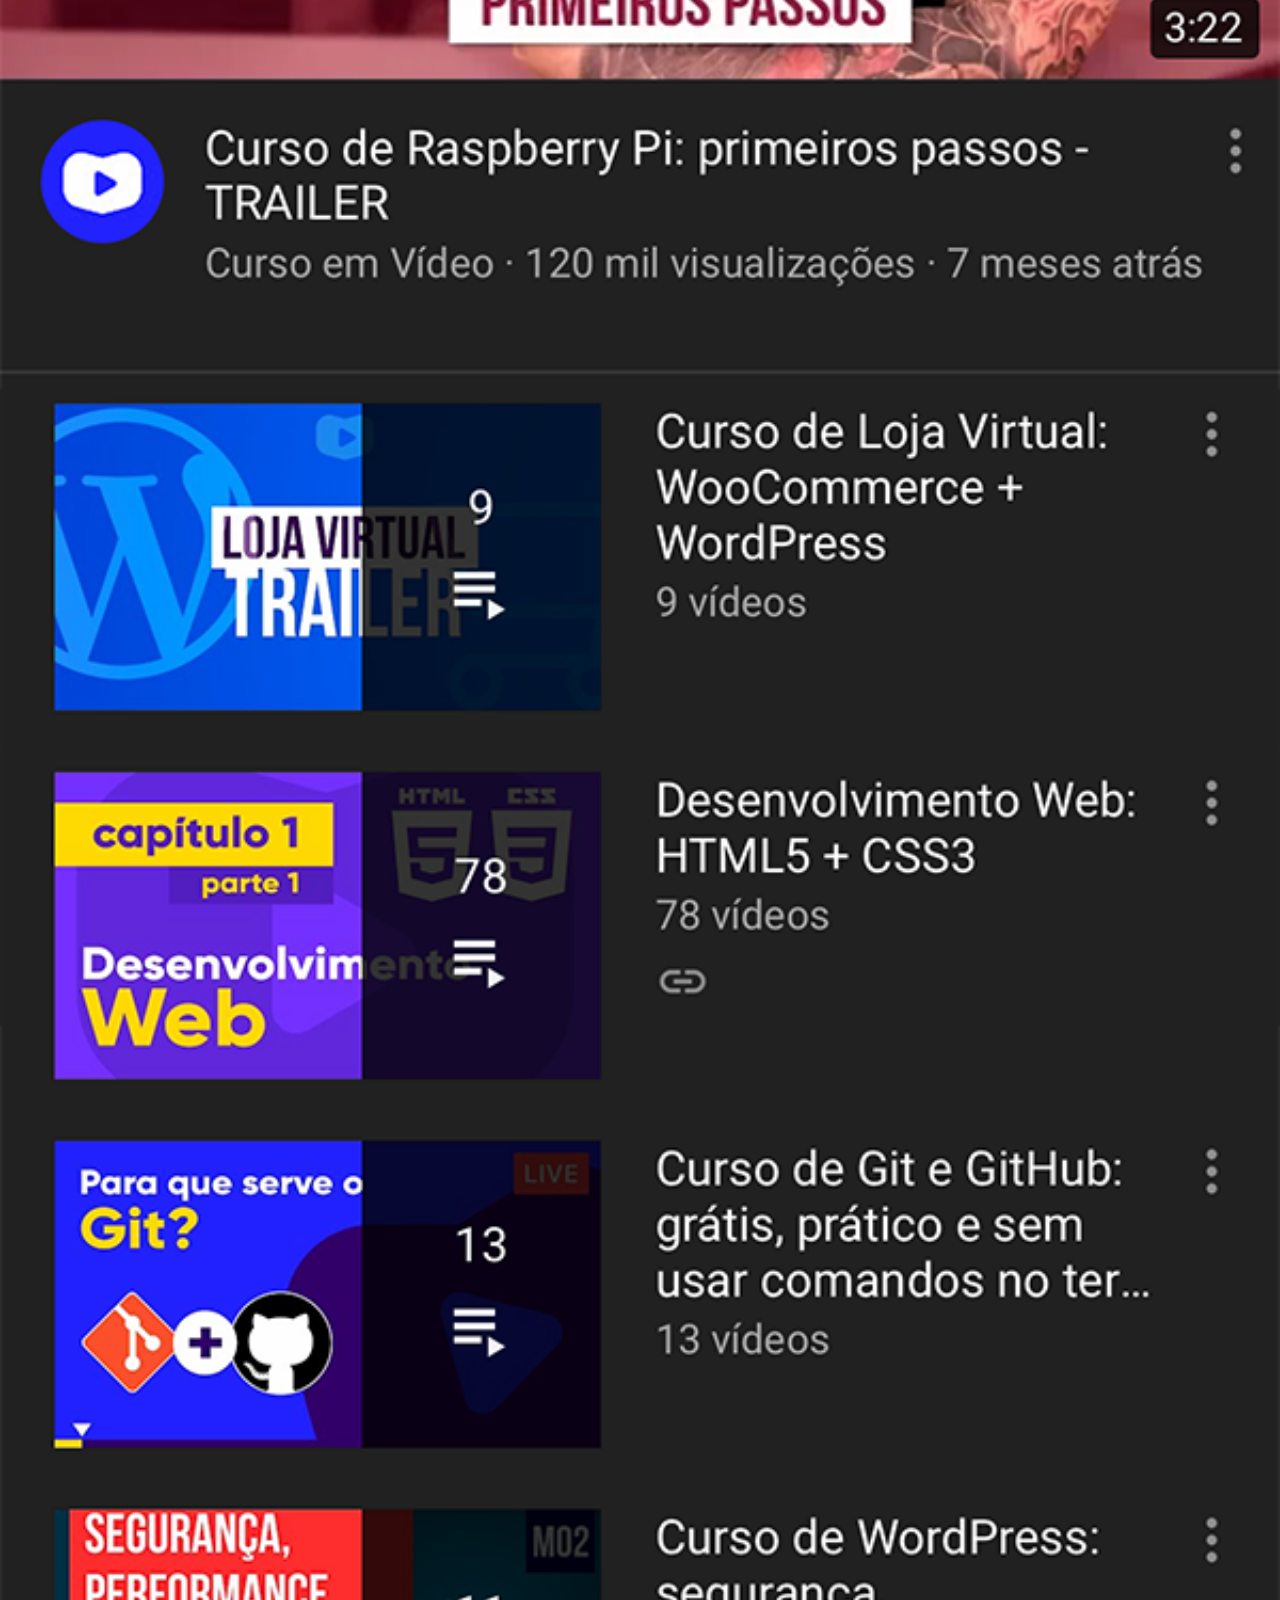
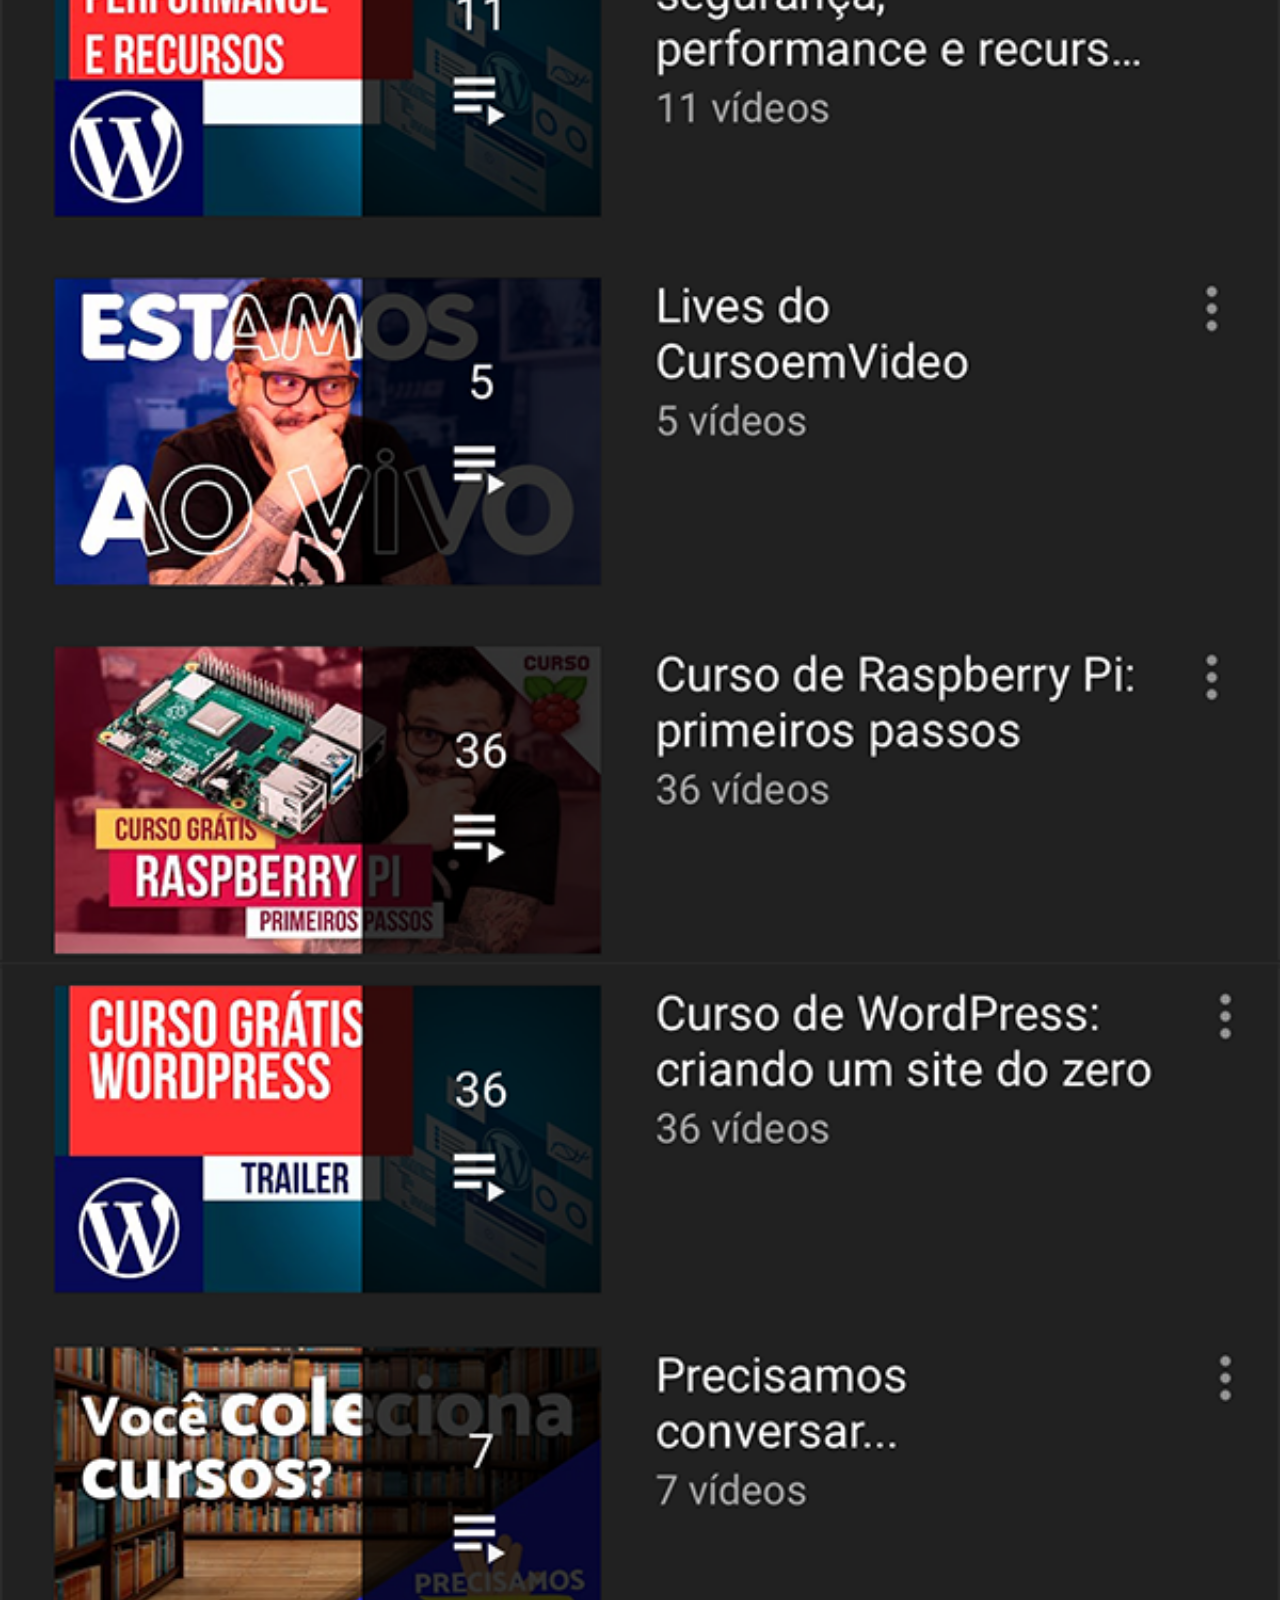
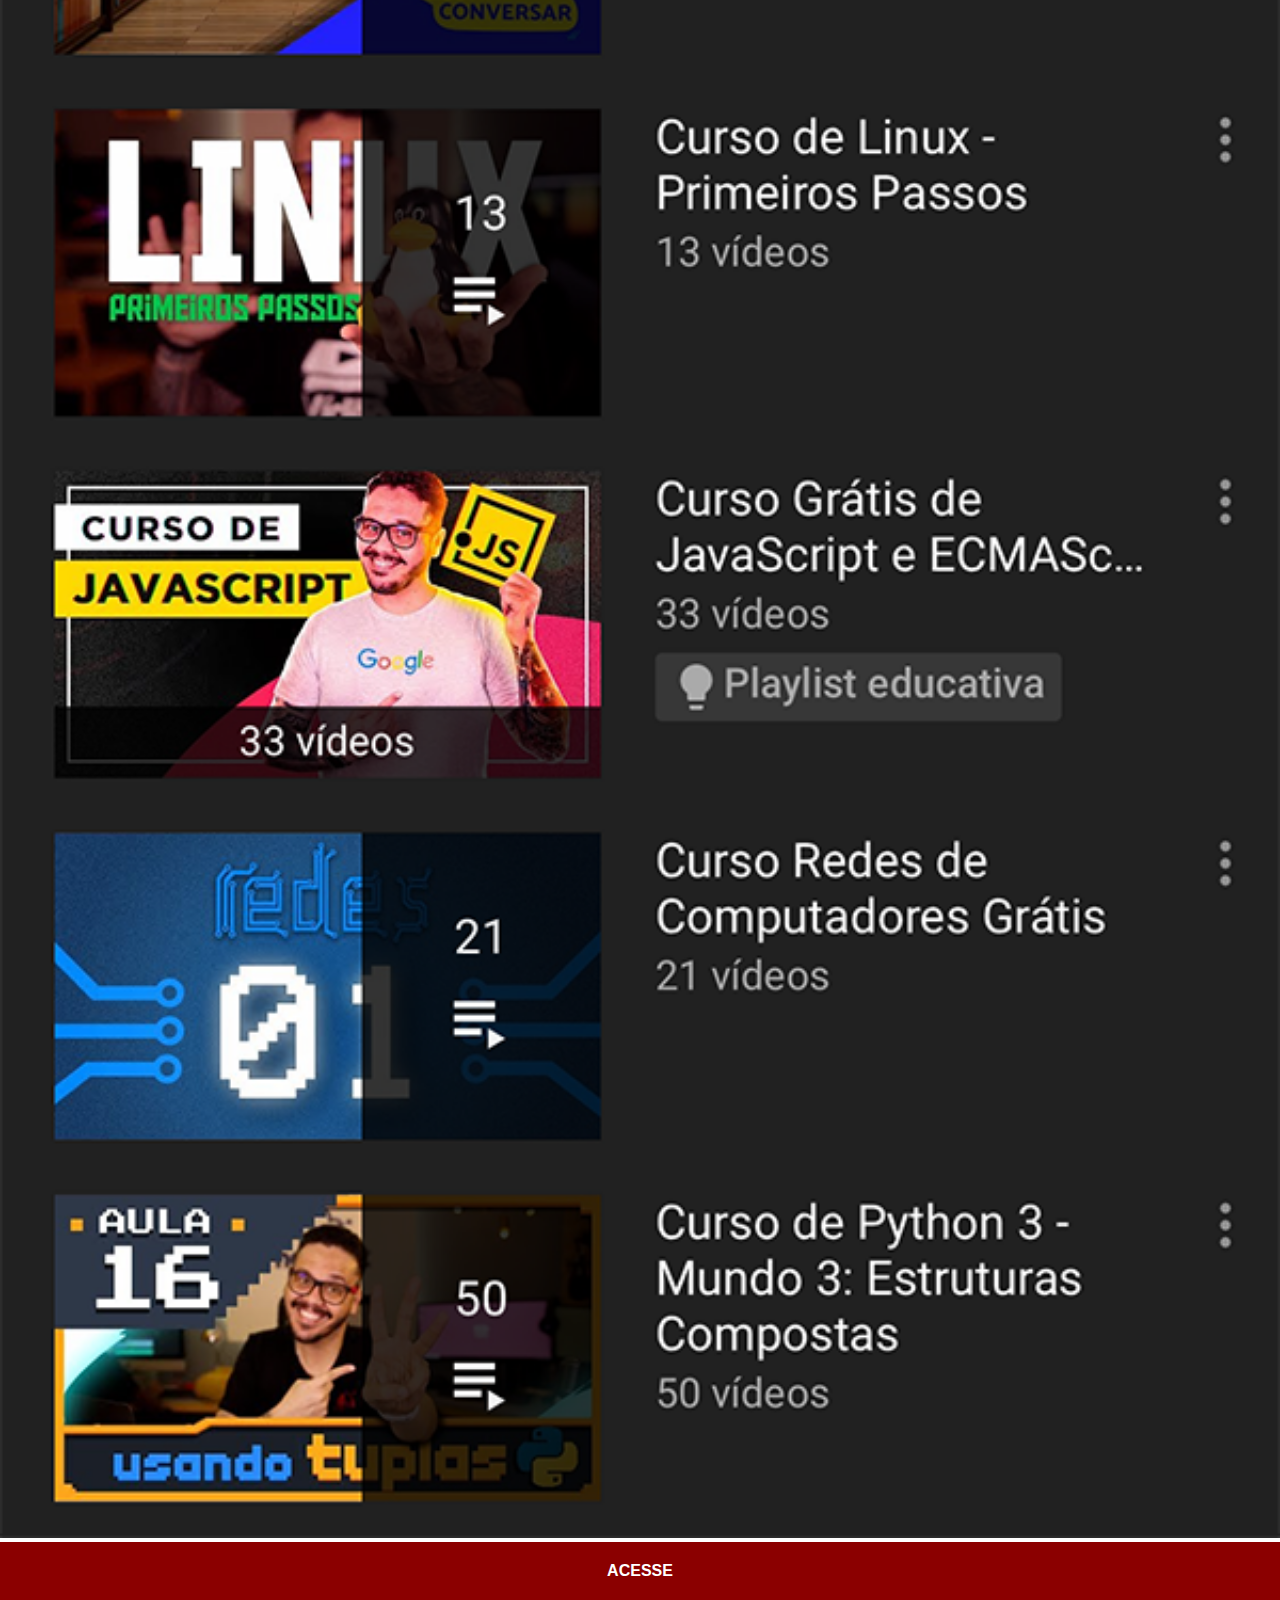
<file: youtube.html>
<!DOCTYPE html>
<html lang="pt-br">
<head>
    <meta charset="UTF-8">
    <meta http-equiv="X-UA-Compatible" content="IE=edge">
    <meta name="viewport" content="width=device-width, initial-scale=1.0">
    <link rel="stylesheet" href="estilos/social.css">
    <title>YouTube</title>
</head>
<body>
    <img src="imagens/tela-youtube.png" alt="YouTube">
    <a href="https://www.youtube.com/@CursoemVideo/playlists" target="_blank" rel="external">ACESSE</a>
</body>
</html>
</file>
<file: estilos/style.css>
@charset "UTF-8";

*{
    margin:0px;
    padding: 0px;
    font-family: Arial, Helvetica, sans-serif;
}

html,body {
    height: 100vh;
    width: 100vw;
    background-color: black;
}
body{
    background: url("../imagens/fundo-madeira.jpg") no-repeat top center;
    background-size: cover;
    background-attachment: fixed;
}

main{
    height: 100vh;
    position: relative;
}

section#telefone{
    height: 627px;
    width: 311px;
    position: absolute;
    top: 50%;
    left: 50%;
    transform: translate(-50%, -50%);
    background: url("../imagens/frame-iphone.png") no-repeat;
    
}
iframe#tela{
    position: relative;
    top: 80px;
    left:22px;
    width: 269px;
    height: 471px;
}

section#redes{
    text-align: right;
}

section#redes img:hover{
    border: 2px solid rgba(255, 255, 255, 0.595);
    transform: translate(-3px, -3px);
    box-shadow: 5px 5px 10px rgba(0, 0, 0, 0.581);
    transition: transform 0.3s;
}

section#redes  img{
    width: 50px;
    margin: 10px;
    border-radius: 50%;
    box-shadow: 2px 2px 5px rgba(0, 0, 0, 0.408);
    box-sizing: border-box;
}
</file>
<file: estilos/social.css>
@charset "UTF-8";
*{
    margin: 0px;
    padding: 0px;
    font-family: Arial, Helvetica, sans-serif;
}

::-webkit-scrollbar{
    width: 0px;
    height: 0px;
}

img{
    width: 100vw;
}
a{
    display: block;
    background-color: darkred;
    color: white;
    padding: 20px;
    text-align: center;
    font-weight: bolder;
    text-decoration: none;
}
a:hover{
    background-color: red;
    text-decoration: underline;
}
</file>
